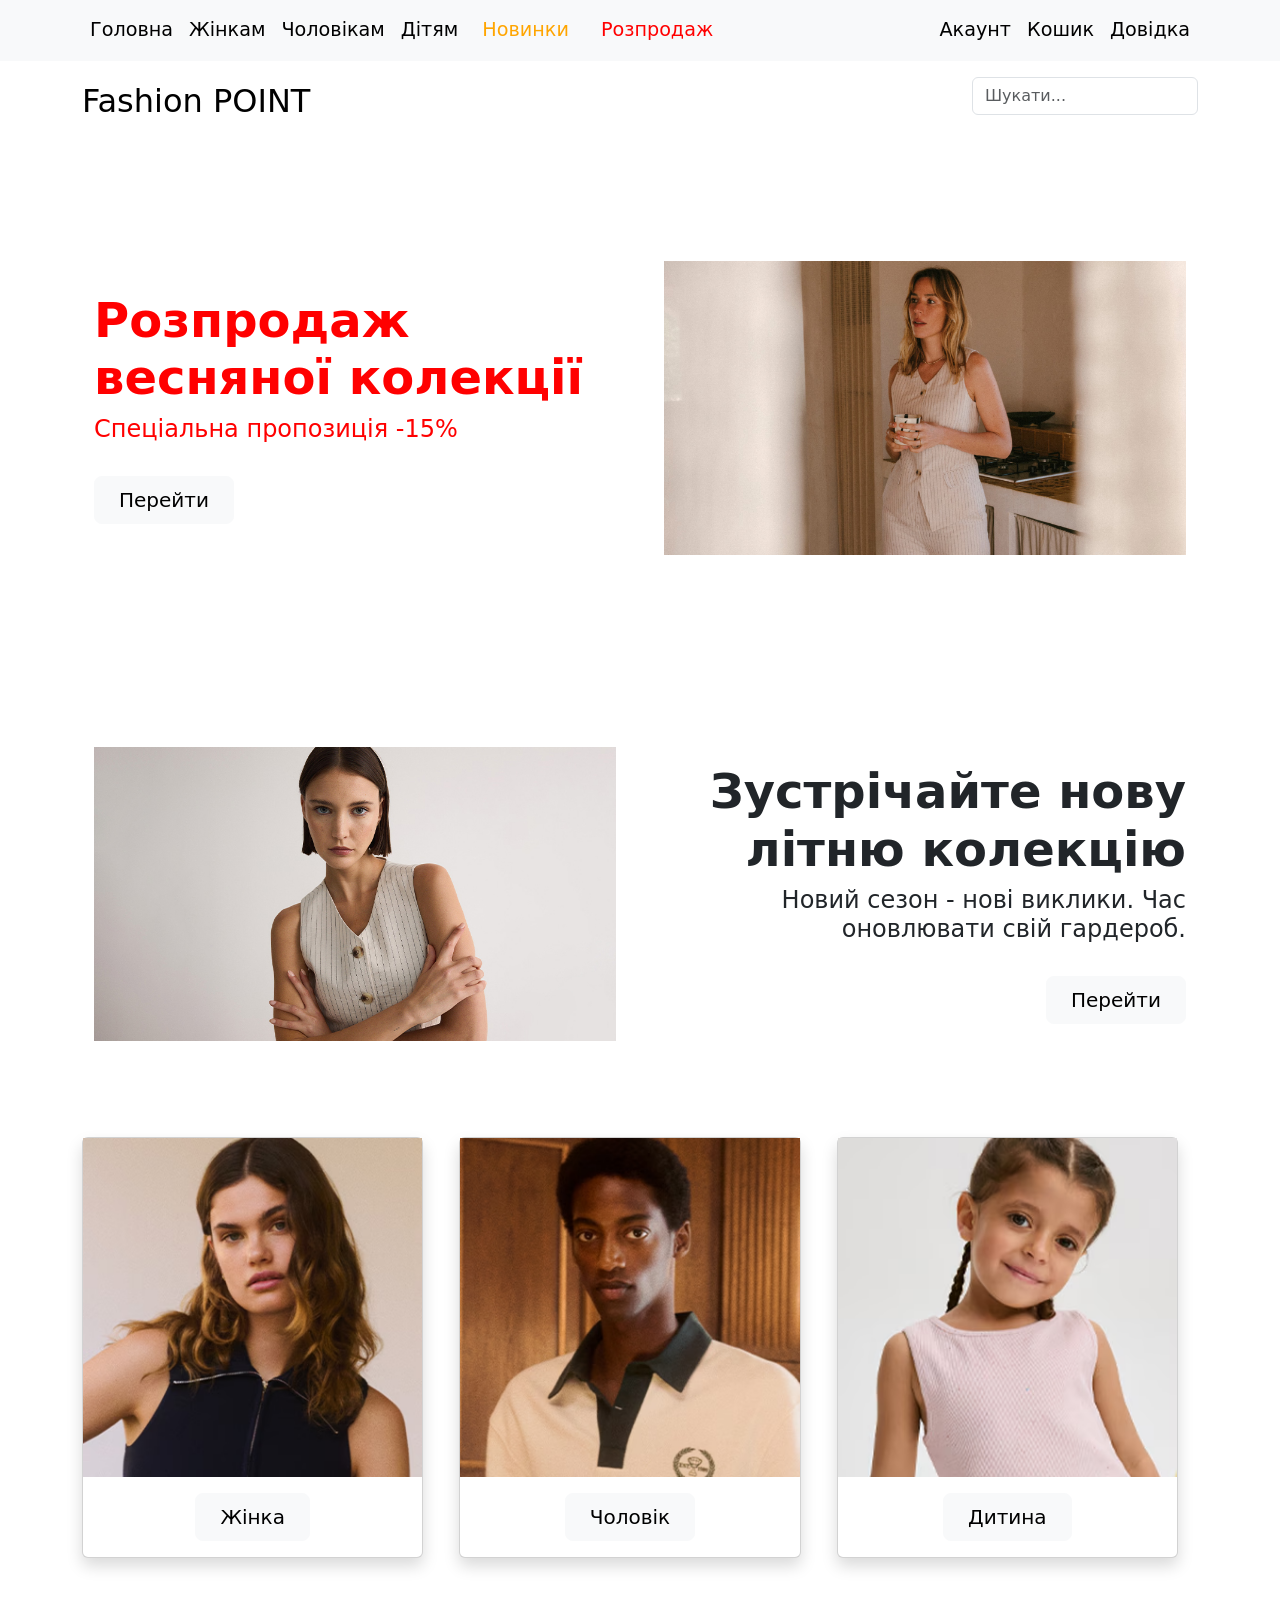
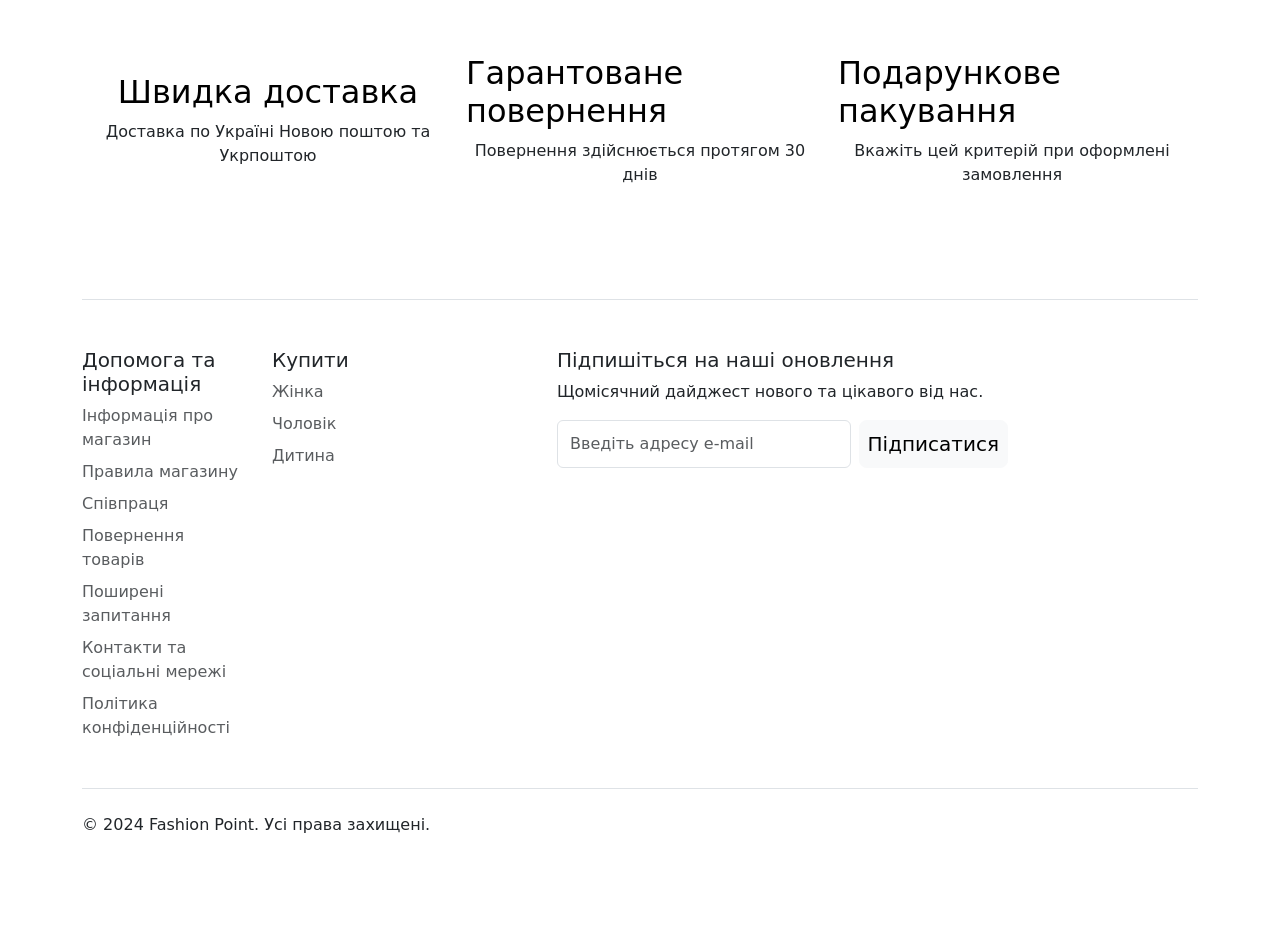
<file: index.html>
<!DOCTYPE html>
<html lang="en">

<head>
  <meta charset="UTF-8">
  <meta name="viewport" content="width=device-width, initial-scale=1.0">
  <title>Fashion Point</title>
  <link rel="stylesheet" href="style.css">
  <link href="https://cdn.jsdelivr.net/npm/bootstrap@5.3.3/dist/css/bootstrap.min.css" rel="stylesheet" integrity="sha384-QWTKZyjpPEjISv5WaRU9OFeRpok6YctnYmDr5pNlyT2bRjXh0JMhjY6hW+ALEwIH" crossorigin="anonymous">
</head>

<body>

    <!-- Header -->
     <nav class="py-2 bg-body-tertiary">
        <div class="container d-flex flex-wrap">
          <ul class="nav me-auto">
            <li class="nav-item"><a href="./index.html" class="nav-link link-body-emphasis px-2 active" aria-current="page">Головна</a></li>
            <li class="nav-item"><a href="./woman.html" class="nav-link link-body-emphasis px-2">Жінкам</a></li>
            <li class="nav-item"><a href="man.html" class="nav-link link-body-emphasis px-2">Чоловікам</a></li>
            <li id="nav-item"><a href="kids.html" class="nav-link link-body-emphasis px-2">Дітям</a></li>
            <li class="nav-item"><a href="novelties.html" class="nav-link link-body" style="color: orange;">Новинки</a></li>
            <li class="nav-item"><a href="sales.html" class="nav-link link-body" style="color: red;">Розпродаж</a></li>
          </ul>
          <ul class="nav">
            <li class="nav-item"><a href="acount.html" class="nav-link link-body-emphasis px-2">Акаунт</a></li>
            <li class="nav-item"><a href="basket.html" class="nav-link link-body-emphasis px-2">Кошик</a></li>
            <li class="nav-item"><a href="help.html" class="nav-link link-body-emphasis px-2">Довідка</a></li>
          </ul>
        </div>
    </nav>
 

    <header class="py-3 mb-4">
        <div class="container d-flex flex-wrap justify-content-center">
          <a href="home.html" class="d-flex align-items-center mb-3 mb-lg-0 me-lg-auto link-body-emphasis text-decoration-none">
            <span class="fs-2">Fashion POINT</span>
          </a>
          <form class="col-12 col-lg-auto mb-3 mb-lg-0" role="search">
            
            <input type="search" class="form-control" placeholder="Шукати..." aria-label="Search">
          </form>
        </div>
    </header>

    <!-- Banner1 -->
    <section id="banner1" class="background">
        <div class="container col-xxl-8 px-4 py-5">
            <div class="row flex-lg-row-reverse align-items-center g-5 py-5">
              <div class="col-10 col-sm-8 col-lg-6">
                <img src="./assets/images/61.png" class="d-block mx-lg-auto img-fluid" alt="Bootstrap Themes" loading="lazy">
              </div>
              <div class="col-lg-6">
                <h1 id="special-offer0" class="display-5 fw-bold">Розпродаж весняної колекції</h1>
                <h2 id="special-offer1" class="display-5">Спеціальна пропозиція -15%</h2>
                <div class="d-grid gap-2 d-md-flex justify-content-md-start">
                    <a href="sales.html" class="btn btn-lg btn-light px-4">Перейти</a>
                </div>
              </div>
            </div>
        </div>

    </section>

    <!-- Banner2 -->
    <section id="banner1" class="background">
        <div class="container col-xxl-8 px-4 py-5">
            <div class="row flex-lg-row-reverse align-items-center g-5 py-5">

              <div class="col-lg-6">
                <h1 id="special-offer2" class="display-5 fw-bold">Зустрічайте нову літню колекцію</h1>
                <h2 id="special-offer3" class="display-5">Новий сезон - нові виклики. Час оновлювати свій гардероб.</h2>
                <div class="d-grid gap-2 d-md-flex justify-content-md-end">
                    <a href="novelties.html" class="btn btn-lg btn-light px-4">Перейти</a>
                </div>
              </div>         

              <div class="col-10 col-sm-8 col-lg-6">
                <img src="./assets/images/62.png" class="d-block mx-lg-auto img-fluid" alt="Bootstrap Themes" loading="lazy">
              </div>
            </div>
        </div>

    </section>

    <!-- Cards -->
    <section id="cards">
        <div class="container">

            <div class="row row-cols-1 row-cols-sm-2 row-cols-md-3 g-3">
              
              <div class="col">
                <div class="card shadow">
                    <img src="./assets/images/63.png" alt="woman">
                  <div class="card-body">
                    <div class="d-flex justify-content-center align-items-center">
                        <div class="d-grid gap-2 d-md-flex justify-content-md-center">
                            <a href="woman.html" class="btn btn-lg btn-light px-4">Жінка</a>
                        </div>
                    </div>
                  </div>
                </div>
              </div>
      
              <div class="col">
                <div class="card shadow">
                    <img src="./assets/images/64.png" alt="man">
                  <div class="card-body">
                    <div class="d-flex justify-content-center align-items-center">
                        <div class="d-grid gap-2 d-md-flex justify-content-md-center">
                            <a href="man.html" class="btn btn-lg btn-light px-4">Чоловік</a>
                        </div>
                    </div>
                  </div>
                </div>
              </div>

              <div class="col">
                <div class="card shadow">
                    <img src="./assets/images/65.png" alt="kids">
                  <div class="card-body">
                    <div class="d-flex justify-content-center align-items-center">
                        <div class="d-grid gap-2 d-md-flex justify-content-md-center">
                            <a href="kids.html" class="btn btn-lg btn-light px-4">Дитина</a>
                        </div>
                    </div>
                  </div>
                </div>
              </div>
            </div>
        </div>

    </section>

    <section>
        <div class="container px-4 py-5" id="featured-3">
            <div class="row g-4 py-5 row-cols-1 row-cols-lg-3">
              <div class="feature col">
                <h3 class="fs-2 text-body-emphasis">Швидка доставка</h3>
                <p>Доставка по Україні Новою поштою та Укрпоштою</p>
              </div> 

              <div class="feature col">
                <h3 class="fs-2 text-body-emphasis">Гарантоване повернення</h3>
                <p>Повернення здійснюється протягом 30 днів </p>
              </div> 

              <div class="feature col">
                <h3 class="fs-2 text-body-emphasis">Подарункове пакування</h3>
                <p>Вкажіть цей критерій при оформлені замовлення</p>
              </div> 

            </div>
          </div>
    </section>

    <!-- Footer -->
    <section>
        <div class="container">
            <footer class="py-5 border-top">
              <div class="row">
                <div class="col-6 col-md-2 mb-3">
                  <h5>Допомога та інформація</h5>
                  <ul class="nav flex-column">
                    <li class="nav-item mb-2"><a href="help.html" class="nav-link p-0 text-body-secondary">Інформація про магазин</a></li>
                    <li class="nav-item mb-2"><a href="help.html" class="nav-link p-0 text-body-secondary">Правила магазину</a></li>
                    <li class="nav-item mb-2"><a href="help.html" class="nav-link p-0 text-body-secondary">Співпраця</a></li>
                    <li class="nav-item mb-2"><a href="help.html" class="nav-link p-0 text-body-secondary">Повернення товарів</a></li>
                    <li class="nav-item mb-2"><a href="help.html" class="nav-link p-0 text-body-secondary">Поширені запитання</a></li>
                    <li class="nav-item mb-2"><a href="help.html" class="nav-link p-0 text-body-secondary">Контакти та соціальні мережі </a></li>
                    <li class="nav-item mb-2"><a href="help.html" class="nav-link p-0 text-body-secondary">Політика конфіденційності</a></li>
                  </ul>
                </div>
          
                <div class="col-6 col-md-2 mb-3">
                  <h5>Купити</h5>
                  <ul class="nav flex-column">
                    <li class="nav-item mb-2"><a href="woman.html" class="nav-link p-0 text-body-secondary">Жінка</a></li>
                    <li class="nav-item mb-2"><a href="man.html" class="nav-link p-0 text-body-secondary">Чоловік</a></li>
                    <li class="nav-item mb-2"><a href="kids.html" class="nav-link p-0 text-body-secondary">Дитина</a></li>
                  </ul>
                </div>
          
                <div class="col-md-5 offset-md-1 mb-3">
                  <form>
                    <h5>Підпишіться на наші оновлення</h5>
                    <p>Щомісячний дайджест нового та цікавого від нас.</p>
                    <div class="d-flex flex-column flex-sm-row w-100 gap-2">
                      <label for="newsletter1" class="visually-hidden">Введіть адресу e-mail</label>
                      <input id="newsletter1" type="text" class="form-control" placeholder="Введіть адресу e-mail">
                      <button class="btn btn-lg btn-light px-2" type="button">Підписатися</button>
                    </div>
                  </form>
                </div>
              </div>
          
              <div class="d-flex flex-column flex-sm-row justify-content-between py-4 my-4 border-top">
                <p>© 2024 Fashion Point. Усі права захищені.</p>
                <ul class="list-unstyled d-flex">
                  <li class="ms-3"><a class="link-body-emphasis" href="#"><svg class="bi" width="24" height="24"><use xlink:href="#twitter"></use></svg></a></li>
                  <li class="ms-3"><a class="link-body-emphasis" href="#"><svg class="bi" width="24" height="24"><use xlink:href="#instagram"></use></svg></a></li>
                  <li class="ms-3"><a class="link-body-emphasis" href="#"><svg class="bi" width="24" height="24"><use xlink:href="#facebook"></use></svg></a></li>
                </ul>
              </div>
            </footer>
          </div>
    </section>


  <script src="https://cdn.jsdelivr.net/npm/bootstrap@5.3.3/dist/js/bootstrap.bundle.min.js" integrity="sha384-YvpcrYf0tY3lHB60NNkmXc5s9fDVZLESaAA55NDzOxhy9GkcIdslK1eN7N6jIeHz" crossorigin="anonymous"></script>
</body>

</html>
</file>
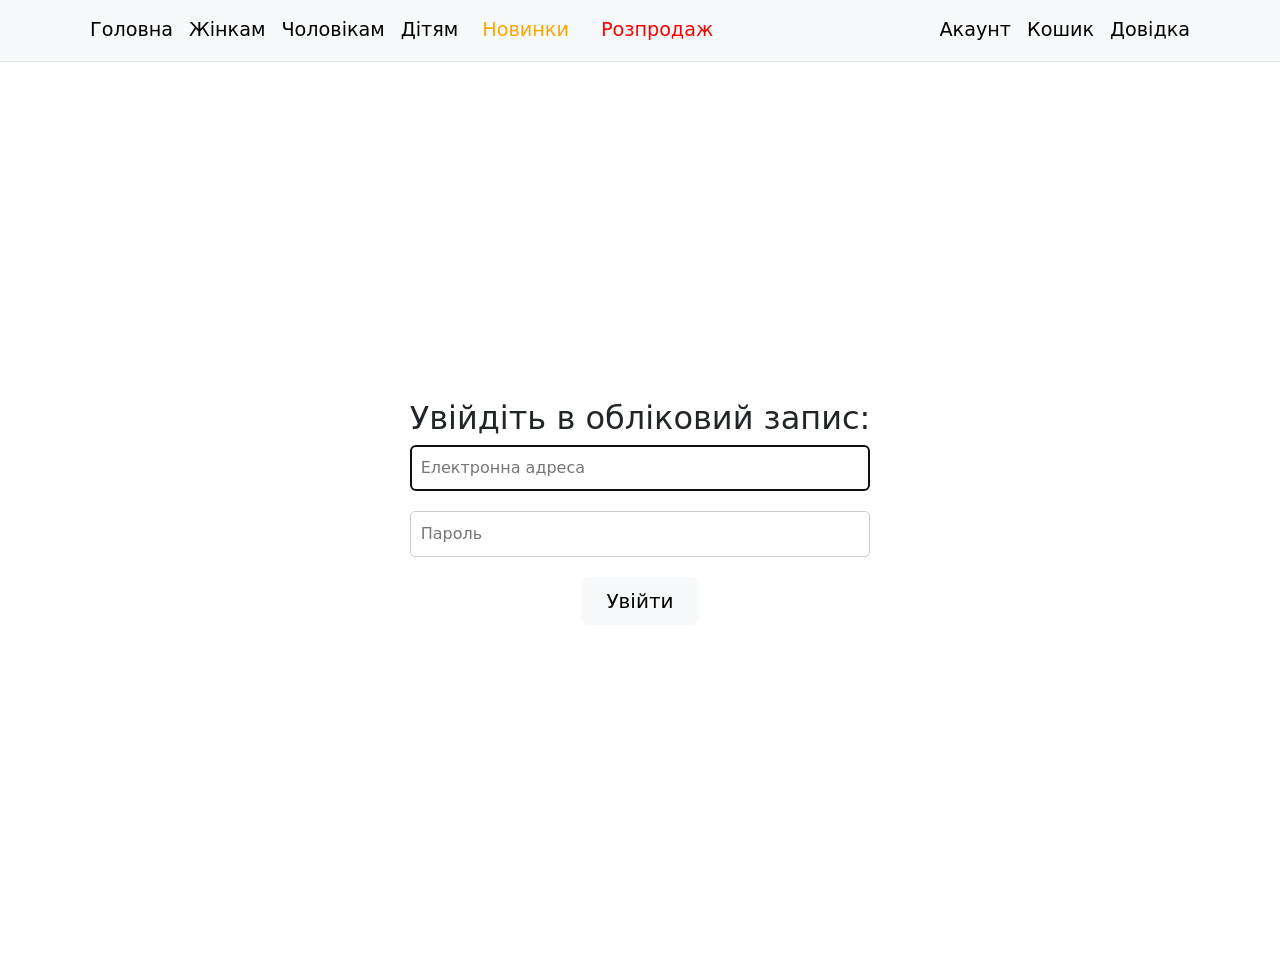
<file: acount.html>
<!DOCTYPE html>
<html lang="en">

<head>
  <meta charset="UTF-8">
  <meta name="viewport" content="width=device-width, initial-scale=1.0">
  <title>Fashion Point</title>
  <link rel="stylesheet" href="style.css">
  <link href="https://cdn.jsdelivr.net/npm/bootstrap@5.3.3/dist/css/bootstrap.min.css" rel="stylesheet" integrity="sha384-QWTKZyjpPEjISv5WaRU9OFeRpok6YctnYmDr5pNlyT2bRjXh0JMhjY6hW+ALEwIH" crossorigin="anonymous">
</head>

<body>
    <!-- Header -->
    <nav class="py-2 bg-body-tertiary border-bottom">
        <div class="container d-flex flex-wrap">
          <ul class="nav me-auto">
            <li class="nav-item"><a href="index.html" class="nav-link link-body-emphasis px-2 active" aria-current="page">Головна</a></li>
            <li class="nav-item"><a href="woman.html" class="nav-link link-body-emphasis px-2">Жінкам</a></li>
            <li class="nav-item"><a href="man.html" class="nav-link link-body-emphasis px-2">Чоловікам</a></li>
            <li id="nav-item"><a href="kids.html" class="nav-link link-body-emphasis px-2">Дітям</a></li>
            <li class="nav-item"><a href="novelties.html" class="nav-link link-body" style="color: orange;">Новинки</a></li>
            <li class="nav-item"><a href="sales.html" class="nav-link link-body" style="color: red;">Розпродаж</a></li>
          </ul>
          <ul class="nav">
            <li class="nav-item"><a href="acount.html" class="nav-link link-body-emphasis px-2">Акаунт</a></li>
            <li class="nav-item"><a href="basket.html" class="nav-link link-body-emphasis px-2">Кошик</a></li>
            <li class="nav-item"><a href="help.html" class="nav-link link-body-emphasis px-2">Довідка</a></li>
          </ul>
        </div>
    </nav>
    
    <div class="sc-hjWSTT dTrAqX" style="display: flex; justify-content: center; align-items: center; height: 100vh; margin: 0;">
        <div class="sc-dUrmIn jDuHXS">
            <h2 class="sc-httYss jVkHHv">Увійдіть в обліковий запис:</h2>
            <form id="login-form" method="POST" action="#" novalidate="" data-gf="true">
                <div data-name="login[username]" data-active="false" data-type="email" class="text-field__TextWrapper-sc-1vll61a-3 jsKRku">
                    <div class="invalid">
                        <input id="login-username" type="email" name="login[username]" placeholder="Електронна адреса" data-selen="login-email" value="" autofocus="">
                    </div>
                </div>
                <div data-name="login[password]" data-active="false" data-type="password" class="text-field__TextWrapper-sc-1vll61a-3 jsKRku">
                    <div class="invalid">
                        <input id="login-password" type="password" name="login[password]" placeholder="Пароль" data-selen="login-password" value="">
                    </div>
                </div>
                <button type="submit" data-selen="login-submit" class="btn btn-lg btn-light px-4 primary__PrimaryButtonComponent-sc-1pct4vx-0 lDZMH" style="text-align: center;">Увійти</button>
            </form>
            
            <div id="order-message" class="alert-success mt-3" style="display: none;">
                <button type="button" class="btn btn-lg btn-light px-4 primary__PrimaryButtonComponent-sc-1pct4vx-0 lDZMH" data-bs-toggle="modal" data-bs-target="#orderModal">Оформити замовлення</button>
                <div class="modal fade" id="orderModal" tabindex="-1" aria-labelledby="orderModalLabel" aria-hidden="true">
                    <div class="modal-dialog">
                        <div class="modal-content">
                            <div class="modal-header">
                                <h5 class="modal-title" id="orderModalLabel">Оформлення замовлення</h5>
                                <button type="button" class="btn-close" data-bs-dismiss="modal" aria-label="Close"></button>
                            </div>
                            <div class="modal-body">
                                <form id="order-form">
                                    <div class="mb-3">
                                        <label for="firstName" class="form-label">Ім'я</label>
                                        <input type="text" class="form-control" id="firstName" required>
                                    </div>
                                    <div class="mb-3">
                                        <label for="lastName" class="form-label">Прізвище</label>
                                        <input type="text" class="form-control" id="lastName" required>
                                    </div>
                                    <div class="mb-3">
                                        <label for="phone" class="form-label">Номер телефону</label>
                                        <input type="tel" class="form-control" id="phone" required>
                                    </div>
                                    <div class="mb-3">
                                        <label for="email" class="form-label">Email</label>
                                        <input type="email" class="form-control" id="email" required>
                                    </div>
                                    <div class="mb-3">
                                        <label for="delivery" class="form-label">Служба доставки</label>
                                        <select class="form-select" id="delivery" required>
                                        <option value="Нова пошта">Нова пошта</option>
                                        <option value="Укрпошта">Укрпошта</option>
                                        </select>
                                    </div>
                                    <div class="mb-3">
                                        <label for="address" class="form-label">Адреса доставки</label>
                                        <input type="text" class="form-control" id="address" required>
                                    </div>
                                    <div class="mb-3">
                                        <label for="payment" class="form-label">Спосіб оплати</label>
                                        <select class="form-select" id="payment" required>
                                        <option value="Банківська карта">Банківська карта</option>
                                        <option value="Apple Pay">Apple Pay</option>
                                        <option value="PayPal">PayPal</option>
                                        <option value="Google Pay">Google Pay</option>
                                        </select>
                                    </div>
                                        <button type="submit" class="btn btn-primary" onclick="openOrderModal()">Оформити замовлення</button>
                                </form>
                            </div>
                        </div>
                    </div>
                </div>
            </div>
            
            <div id="error-message" class="alert alert-danger mt-3" style="display: none;">
                Неправильна електронна пошта або пароль. Спробуйте ще раз.
            </div>
        </div>
    </div>

    
    <script>
        document.addEventListener('DOMContentLoaded', () => {
            const loginForm = document.getElementById('login-form');
            const orderMessage = document.getElementById('order-message');
            const errorMessage = document.getElementById('error-message');

            loginForm.addEventListener('submit', (event) => {
                event.preventDefault();
                const email = document.getElementById('login-username').value;
                const password = document.getElementById('login-password').value;

                if (email === 'solomiia' && password === '12345') {
                    errorMessage.style.display = 'none';
                    orderMessage.style.display = 'block';
                } else {
                    orderMessage.style.display = 'none';
                    errorMessage.style.display = 'block';
                }
            });
        });
    </script>

<script src="https://cdn.jsdelivr.net/npm/bootstrap@5.3.3/dist/js/bootstrap.bundle.min.js" integrity="sha384-YvpcrYf0tY3lHB60NNkmXc5s9fDVZLESaAA55NDzOxhy9GkcIdslK1eN7N6jIeHz" crossorigin="anonymous"></script>
</body>
</html>
</file>
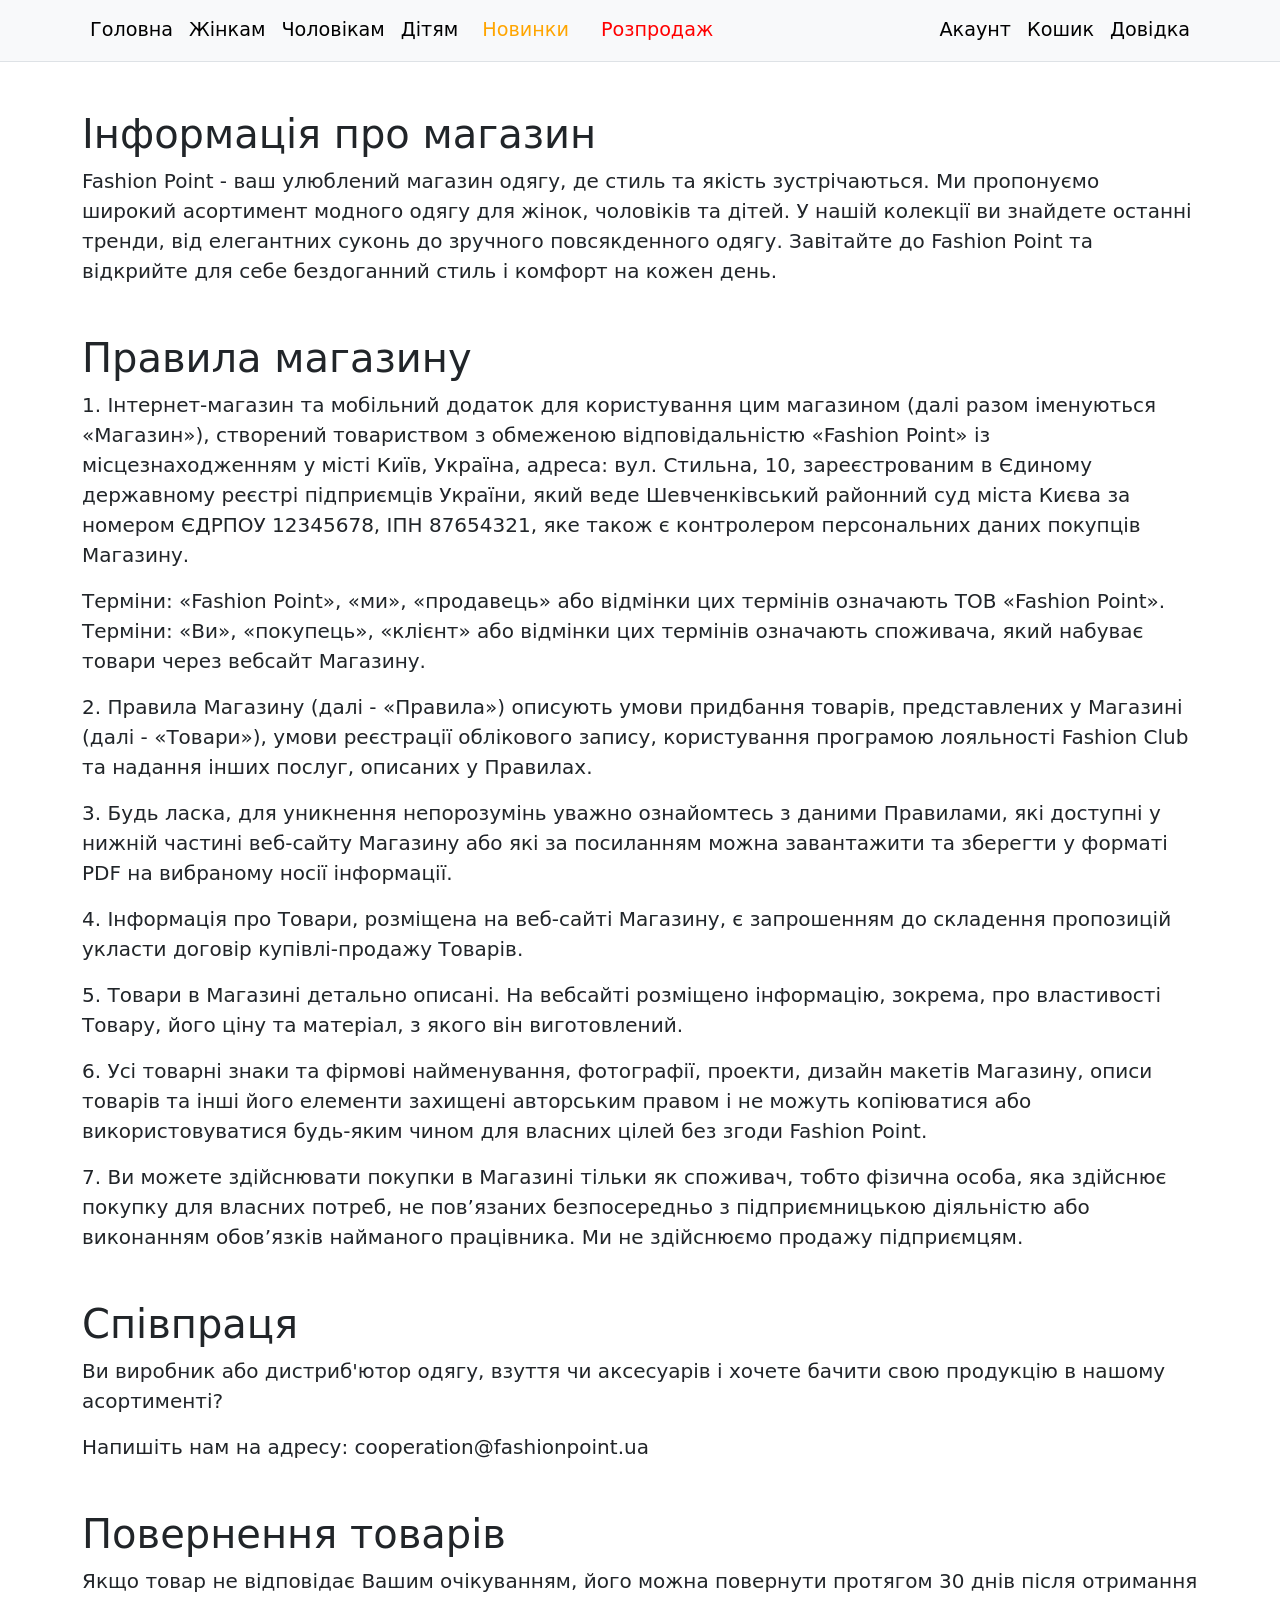
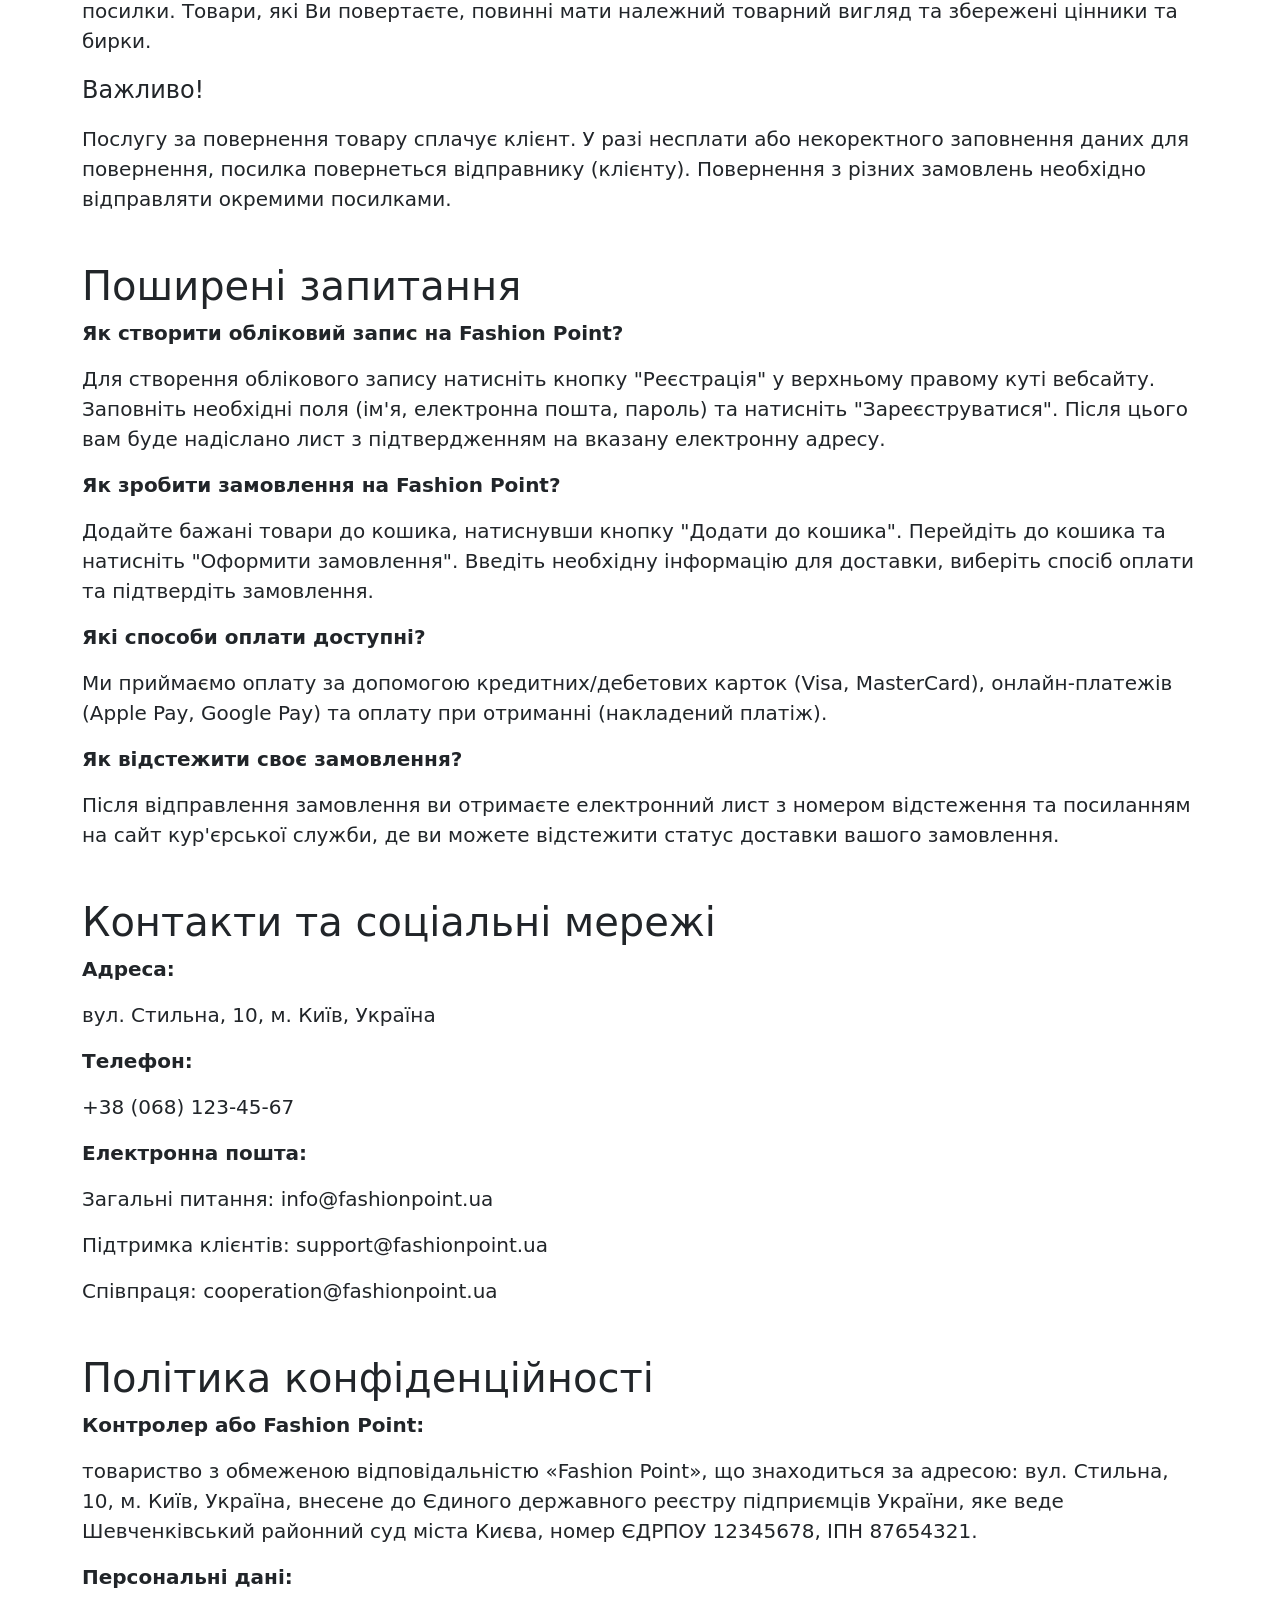
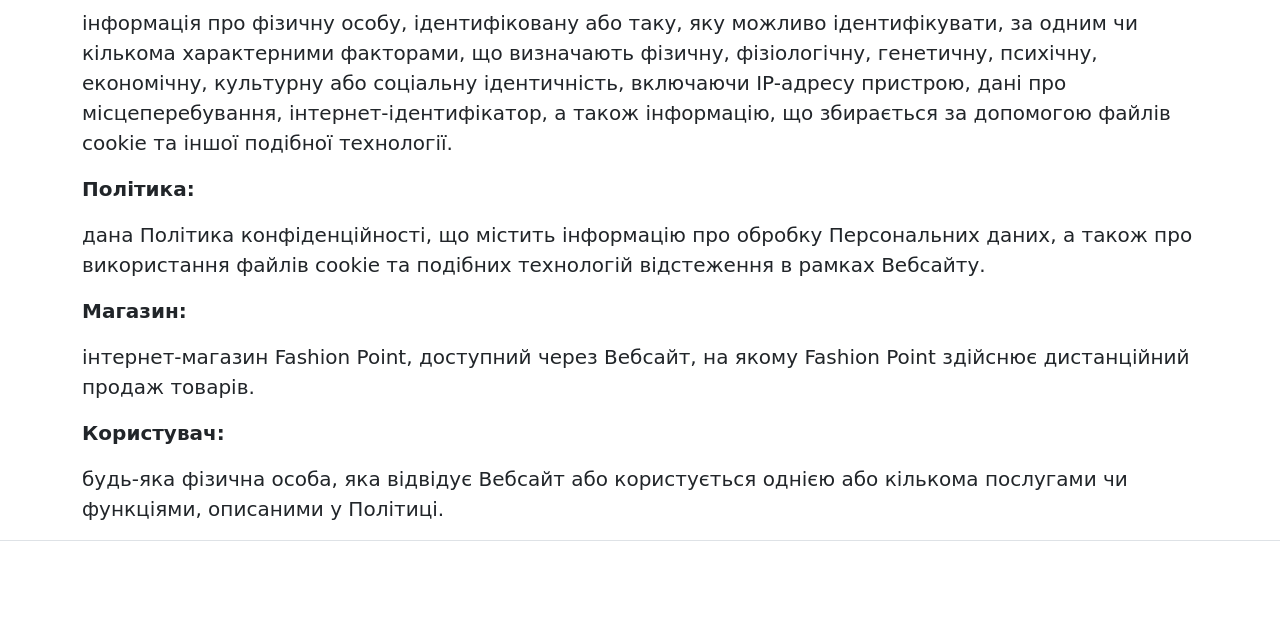
<file: help.html>
<!DOCTYPE html>
<html lang="en">

<head>
  <meta charset="UTF-8">
  <meta name="viewport" content="width=device-width, initial-scale=1.0">
  <title>Fashion Point</title>
  <link rel="stylesheet" href="style.css">
  <link href="https://cdn.jsdelivr.net/npm/bootstrap@5.3.3/dist/css/bootstrap.min.css" rel="stylesheet" integrity="sha384-QWTKZyjpPEjISv5WaRU9OFeRpok6YctnYmDr5pNlyT2bRjXh0JMhjY6hW+ALEwIH" crossorigin="anonymous">
</head>

<body>
    <!-- Header -->
    <nav class="py-2 bg-body-tertiary border-bottom">
        <div class="container d-flex flex-wrap">
          <ul class="nav me-auto">
            <li class="nav-item"><a href="index.html" class="nav-link link-body-emphasis px-2 active" aria-current="page">Головна</a></li>
            <li class="nav-item"><a href="woman.html" class="nav-link link-body-emphasis px-2">Жінкам</a></li>
            <li class="nav-item"><a href="man.html" class="nav-link link-body-emphasis px-2">Чоловікам</a></li>
            <li id="nav-item"><a href="kids.html" class="nav-link link-body-emphasis px-2">Дітям</a></li>
            <li class="nav-item"><a href="novelties.html" class="nav-link link-body" style="color: orange;">Новинки</a></li>
            <li class="nav-item"><a href="sales.html" class="nav-link link-body" style="color: red;">Розпродаж</a></li>
          </ul>
          <ul class="nav">
            <li class="nav-item"><a href="acount.html" class="nav-link link-body-emphasis px-2">Акаунт</a></li>
            <li class="nav-item"><a href="basket.html" class="nav-link link-body-emphasis px-2">Кошик</a></li>
            <li class="nav-item"><a href="help.html" class="nav-link link-body-emphasis px-2">Довідка</a></li>
          </ul>
        </div>
    </nav>

    <!-- Main Block -->
    <section>
        <div class="container">
            <h1 class="mt-5">Інформація про магазин</h1>
            <p class="lead" style="text-align: start;">Fashion Point - ваш улюблений магазин одягу, де стиль та якість зустрічаються. Ми пропонуємо широкий асортимент модного одягу для жінок, чоловіків та дітей. У нашій колекції ви знайдете останні тренди, від елегантних суконь до зручного повсякденного одягу. Завітайте до Fashion Point та відкрийте для себе бездоганний стиль і комфорт на кожен день.</p>
        </div>
        <div class="container">
            <h1 class="mt-5">Правила магазину</h1>
            <p class="lead" style="text-align: start;">1. Інтернет-магазин та мобільний додаток для користування цим магазином (далі разом іменуються «Магазин»), створений товариством з обмеженою відповідальністю «Fashion Point» із місцезнаходженням у місті Київ, Україна, адреса: вул. Стильна, 10, зареєстрованим в Єдиному державному реєстрі підприємців України, який веде Шевченківський районний суд міста Києва за номером ЄДРПОУ 12345678, ІПН 87654321, яке також є контролером персональних даних покупців Магазину.</p>
            <p class="lead" style="text-align: start;">Терміни: «Fashion Point», «ми», «продавець» або відмінки цих термінів означають ТОВ «Fashion Point». Терміни: «Ви», «покупець», «клієнт» або відмінки цих термінів означають споживача, який набуває товари через вебсайт Магазину.</p>
            <p class="lead" style="text-align: start;">2. Правила Магазину (далі - «Правила») описують умови придбання товарів, представлених у Магазині (далі - «Товари»), умови реєстрації облікового запису, користування програмою лояльності Fashion Club та надання інших послуг, описаних у Правилах.</p>
            <p class="lead" style="text-align: start;">3. Будь ласка, для уникнення непорозумінь уважно ознайомтесь з даними Правилами, які доступні у нижній частині веб-сайту Магазину або які за посиланням можна завантажити та зберегти у форматі PDF на вибраному носії інформації.</p>
            <p class="lead" style="text-align: start;">4. Інформація про Товари, розміщена на веб-сайті Магазину, є запрошенням до складення пропозицій укласти договір купівлі-продажу Товарів.</p>
            <p class="lead" style="text-align: start;">5. Товари в Магазині детально описані. На вебсайті розміщено інформацію, зокрема, про властивості Товару, його ціну та матеріал, з якого він виготовлений.</p>
            <p class="lead" style="text-align: start;">6. Усі товарні знаки та фірмові найменування, фотографії, проекти, дизайн макетів Магазину, описи товарів та інші його елементи захищені авторським правом і не можуть копіюватися або використовуватися будь-яким чином для власних цілей без згоди Fashion Point.</p>
            <p class="lead" style="text-align: start;">7. Ви можете здійснювати покупки в Магазині тільки як споживач, тобто фізична особа, яка здійснює покупку для власних потреб, не пов’язаних безпосередньо з підприємницькою діяльністю або виконанням обов’язків найманого працівника. Ми не здійснюємо продажу підприємцям.</p>
        </div>
        <div class="container">
            <h1 class="mt-5">Співпраця</h1>
            <p class="lead" style="text-align: start;">Ви виробник або дистриб'ютор одягу, взуття чи аксесуарів і хочете бачити свою продукцію в нашому асортименті?</p>
            <p class="lead" style="text-align: start;">Напишіть нам на адресу: cooperation@fashionpoint.ua</p>
        </div>
        <div class="container">
            <h1 class="mt-5">Повернення товарів</h1>
            <p class="lead" style="text-align: start;">Якщо товар не відповідає Вашим очікуванням, його можна повернути протягом 30 днів після отримання посилки. Товари, які Ви повертаєте, повинні мати належний товарний вигляд та збережені цінники та бирки.</p>
            <p class="lead" style="text-align: start; font-size: x-large;">Важливо!</p>
            <p class="lead" style="text-align: start;">Послугу за повернення товару сплачує клієнт. У разі несплати або некоректного заповнення даних для повернення, посилка повернеться відправнику (клієнту). Повернення з різних замовлень необхідно відправляти окремими посилками.</p>
        </div>
        <div class="container">
            <h1 class="mt-5">Поширені запитання</h1>
            <p class="lead" style="text-align: start; font-weight: bold;">Як створити обліковий запис на Fashion Point?</p>
            <p class="lead" style="text-align: start;">Для створення облікового запису натисніть кнопку "Реєстрація" у верхньому правому куті вебсайту. Заповніть необхідні поля (ім'я, електронна пошта, пароль) та натисніть "Зареєструватися". Після цього вам буде надіслано лист з підтвердженням на вказану електронну адресу.</p>
            <p class="lead" style="text-align: start; font-weight: bold;">Як зробити замовлення на Fashion Point?</p>
            <p class="lead" style="text-align: start;">Додайте бажані товари до кошика, натиснувши кнопку "Додати до кошика". Перейдіть до кошика та натисніть "Оформити замовлення". Введіть необхідну інформацію для доставки, виберіть спосіб оплати та підтвердіть замовлення.</p>
            <p class="lead" style="text-align: start; font-weight: bold;">Які способи оплати доступні?</p>
            <p class="lead" style="text-align: start;">Ми приймаємо оплату за допомогою кредитних/дебетових карток (Visa, MasterCard), онлайн-платежів (Apple Pay, Google Pay) та оплату при отриманні (накладений платіж).</p>
            <p class="lead" style="text-align: start; font-weight: bold;">Як відстежити своє замовлення?</p>
            <p class="lead" style="text-align: start;">Після відправлення замовлення ви отримаєте електронний лист з номером відстеження та посиланням на сайт кур'єрської служби, де ви можете відстежити статус доставки вашого замовлення.</p>
        </div>
        <div class="container">
            <h1 class="mt-5">Контакти та соціальні мережі</h1>
            <p class="lead" style="text-align: start; font-weight: bold;">Адреса:</p>
            <p class="lead" style="text-align: start;">вул. Стильна, 10, м. Київ, Україна</p>
            <p class="lead" style="text-align: start;font-weight: bold;">Телефон:</p>
            <p class="lead" style="text-align: start;">+38 (068) 123-45-67</p>
            <p class="lead" style="text-align: start;font-weight: bold;">Електронна пошта:</p>
            <p class="lead" style="text-align: start;">Загальні питання: info@fashionpoint.ua</p>
            <p class="lead" style="text-align: start;">Підтримка клієнтів: support@fashionpoint.ua</p>
            <p class="lead" style="text-align: start;">Співпраця: cooperation@fashionpoint.ua
            </p>
        </div>
        <div class="container">
            <h1 class="mt-5">Політика конфіденційності</h1>
            <p class="lead" style="text-align: start; font-weight: bold;">Контролер або Fashion Point:</p>
            <p class="lead" style="text-align: start;">товариство з обмеженою відповідальністю «Fashion Point», що знаходиться за адресою: вул. Стильна, 10, м. Київ, Україна, внесене до Єдиного державного реєстру підприємців України, яке веде Шевченківський районний суд міста Києва, номер ЄДРПОУ 12345678, ІПН 87654321.</p>
            <p class="lead" style="text-align: start; font-weight: bold;">Персональні дані: </p>
            <p class="lead" style="text-align: start;">інформація про фізичну особу, ідентифіковану або таку, яку можливо ідентифікувати, за одним чи кількома характерними факторами, що визначають фізичну, фізіологічну, генетичну, психічну, економічну, культурну або соціальну ідентичність, включаючи IP-адресу пристрою, дані про місцеперебування, інтернет-ідентифікатор, а також інформацію, що збирається за допомогою файлів cookie та іншої подібної технології.</p>
            <p class="lead" style="text-align: start;font-weight: bold;">Політика:</p>
            <p class="lead" style="text-align: start;">дана Політика конфіденційності, що містить інформацію про обробку Персональних даних, а також про використання файлів cookie та подібних технологій відстеження в рамках Вебсайту.</p>
            <p class="lead" style="text-align: start;font-weight: bold;">Магазин:</p>
            <p class="lead" style="text-align: start;">інтернет-магазин Fashion Point, доступний через Вебсайт, на якому Fashion Point здійснює дистанційний продаж товарів.</p>
            <p class="lead" style="text-align: start;font-weight: bold;">Користувач:</p>
            <p class="lead" style="text-align: start;">будь-яка фізична особа, яка відвідує Вебсайт або користується однією або кількома послугами чи функціями, описаними у Політиці.</p>
        </div>

        <!-- Footer -->
        <footer class="py-5 border-top">
        <footer>
    </section>
</body>
</html>
</file>
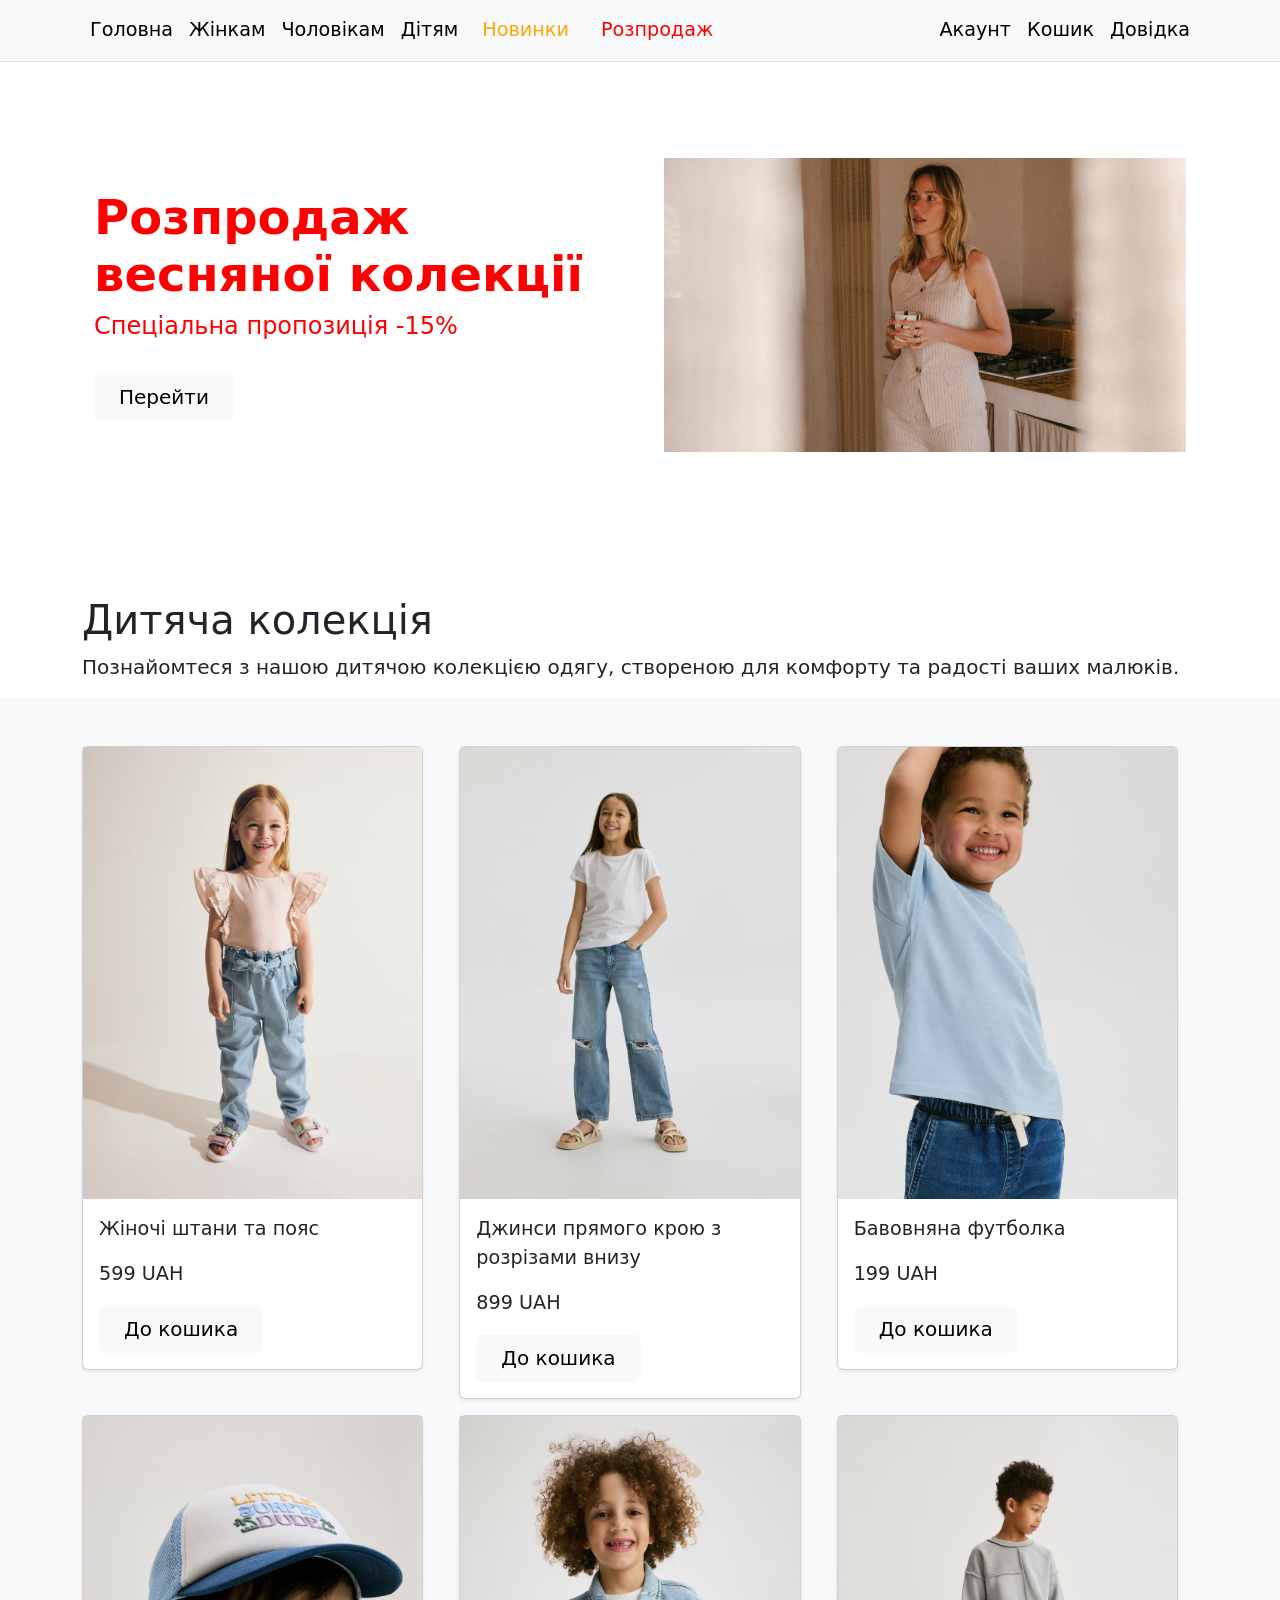
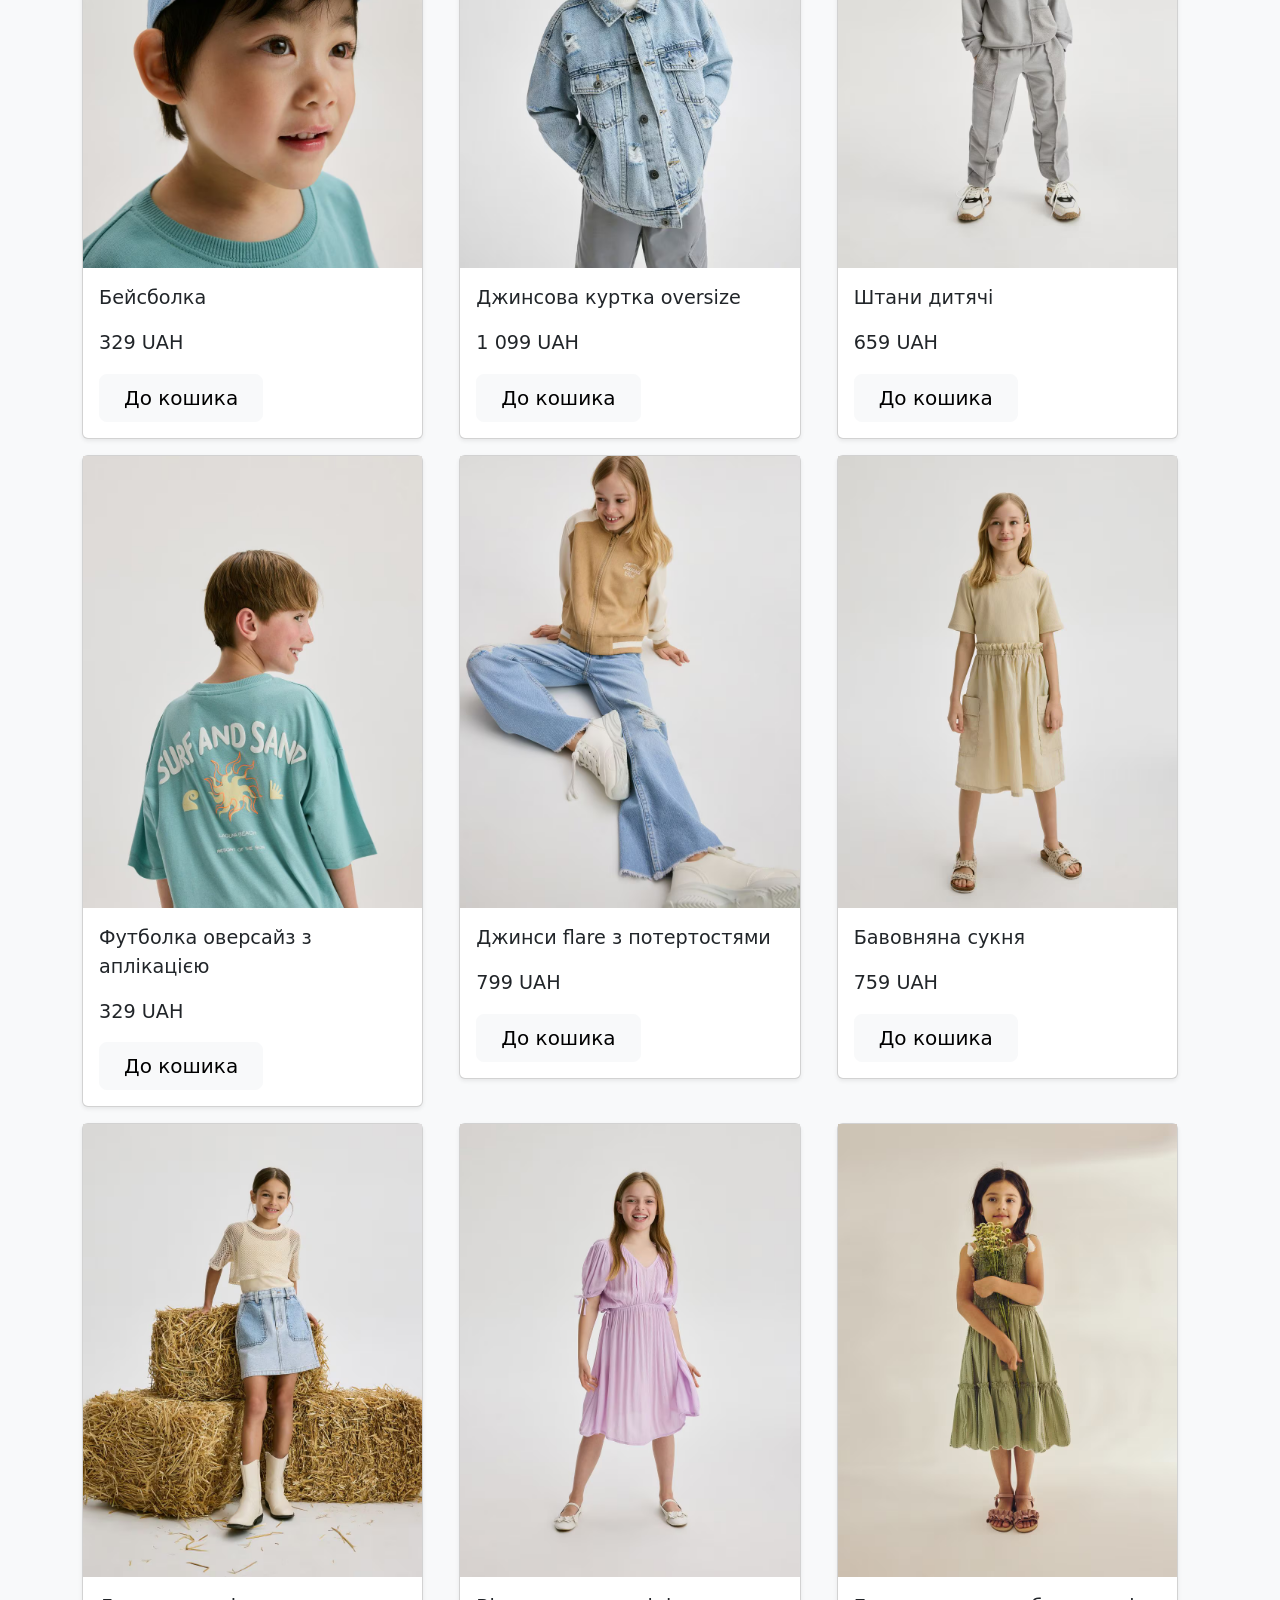
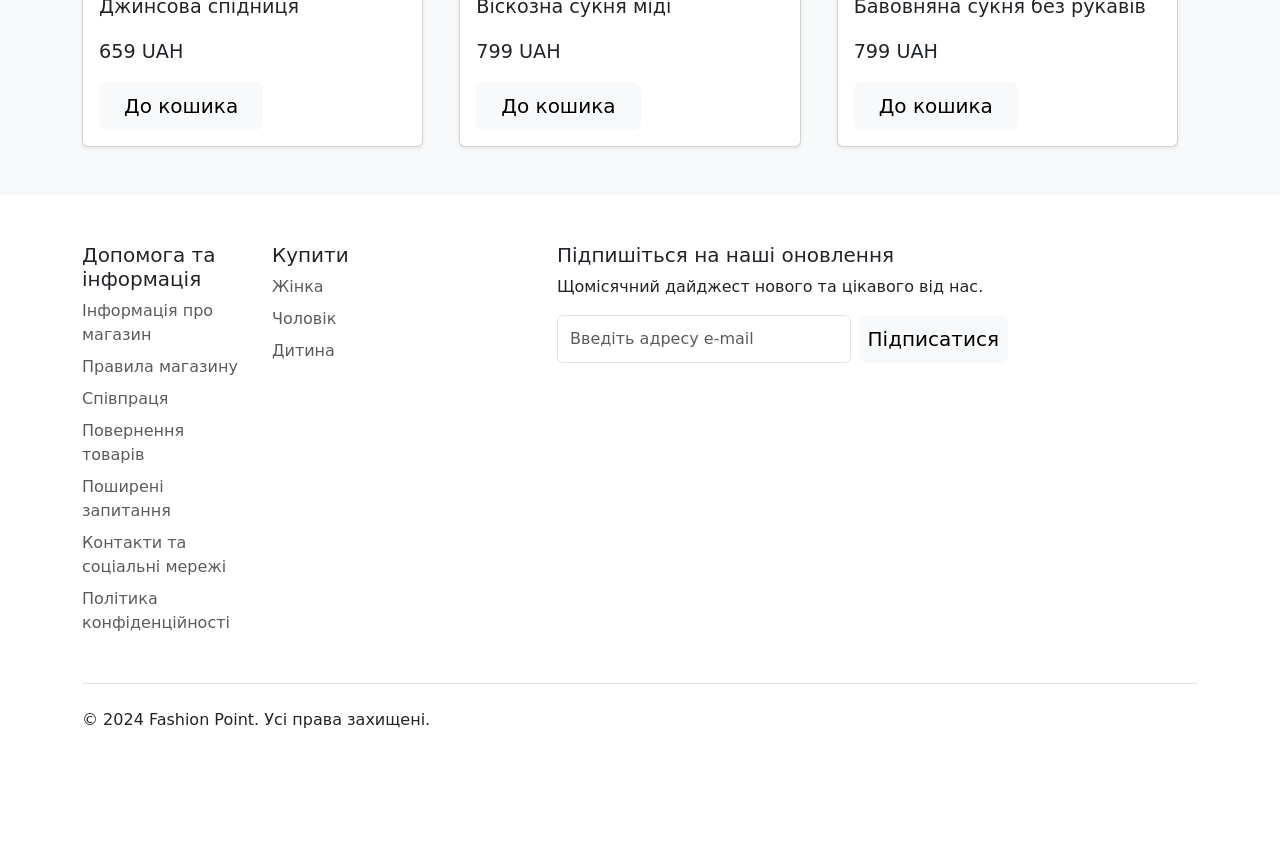
<file: kids.html>
<!DOCTYPE html>
<html lang="en">

<head>
  <meta charset="UTF-8">
  <meta name="viewport" content="width=device-width, initial-scale=1.0">
  <title>Fashion Point</title>
  <link rel="stylesheet" href="style.css">
  <link href="https://cdn.jsdelivr.net/npm/bootstrap@5.3.3/dist/css/bootstrap.min.css" rel="stylesheet" integrity="sha384-QWTKZyjpPEjISv5WaRU9OFeRpok6YctnYmDr5pNlyT2bRjXh0JMhjY6hW+ALEwIH" crossorigin="anonymous">
</head>

<body>
    <!-- Header -->
    <nav class="py-2 bg-body-tertiary border-bottom">
        <div class="container d-flex flex-wrap">
          <ul class="nav me-auto">
            <li class="nav-item"><a href="index.html" class="nav-link link-body-emphasis px-2 active" aria-current="page">Головна</a></li>
            <li class="nav-item"><a href="woman.html" class="nav-link link-body-emphasis px-2">Жінкам</a></li>
            <li class="nav-item"><a href="man.html" class="nav-link link-body-emphasis px-2">Чоловікам</a></li>
            <li id="nav-item"><a href="kids.html" class="nav-link link-body-emphasis px-2">Дітям</a></li>
            <li class="nav-item"><a href="novelties.html" class="nav-link link-body" style="color: orange;">Новинки</a></li>
            <li class="nav-item"><a href="sales.html" class="nav-link link-body" style="color: red;">Розпродаж</a></li>
          </ul>
          <ul class="nav">
            <li class="nav-item"><a href="acount.html" class="nav-link link-body-emphasis px-2">Акаунт</a></li>
            <li class="nav-item"><a href="basket.html" class="nav-link link-body-emphasis px-2">Кошик</a></li>
            <li class="nav-item"><a href="help.html" class="nav-link link-body-emphasis px-2">Довідка</a></li>
          </ul>
        </div>
    </nav>

    <!-- Banner-->
    <section id="banner1" class="background">
      <div class="container col-xxl-8 px-4 py-5">
          <div class="row flex-lg-row-reverse align-items-center g-5 py-5">
            <div class="col-10 col-sm-8 col-lg-6">
              <img src="./assets/images/61.png" class="d-block mx-lg-auto img-fluid" alt="Bootstrap Themes" loading="lazy">
            </div>
            <div class="col-lg-6">
              <h1 id="special-offer0" class="display-5 fw-bold">Розпродаж весняної колекції</h1>
              <h2 id="special-offer1" class="display-5">Спеціальна пропозиція -15%</h2>
              <div class="d-grid gap-2 d-md-flex justify-content-md-start">
                  <a href="sales.html" class="btn btn-lg btn-light px-4">Перейти</a>
              </div>
            </div>
          </div>
      </div>

  </section>

    <!-- Cards -->
    <section id="cards">
        <div class="container">
            <h1 class="mt-5">Дитяча колекція</h1>
            <p class="lead">Познайомтеся з нашою дитячою колекцією одягу, створеною для комфорту та радості ваших малюків.</p>
        </div>
        <div class="album py-5 bg-body-tertiary">
            <div class="container">
        
              <div class="row row-cols-1 row-cols-sm-2 row-cols-md-3 g-3">

                <div class="col">
                  <div class="card shadow-sm">
                    <img src="./assets/images/31.png" alt="">
                    <div class="card-body">
                      <p class="card-text">Жіночі штани та пояс</p>
                      <p class="card-text">599 UAH</p>
                      <div class="d-flex justify-content-between">
                        <div class="d-grid gap-2 d-md-flex">
                          <a href="basket.html" class="btn btn-lg btn-light px-4 add-to-cart">До кошика</a>
                        </div>
                      </div>
                    </div>
                  </div>
                </div>

                <div class="col">
                    <div class="card shadow-sm">
                      <img src="./assets/images/32.png" alt="">
                      <div class="card-body">
                        <p class="card-text">Джинси прямого крою з розрізами внизу</p>
                        <p class="card-text">899 UAH</p>
                        <div class="d-flex justify-content-between">
                          <div class="d-grid gap-2 d-md-flex">
                            <a href="basket.html" class="btn btn-lg btn-light px-4 add-to-cart">До кошика</a>
                          </div>
                        </div>
                      </div>
                    </div>
                </div>

                <div class="col">
                    <div class="card shadow-sm">
                      <img src="./assets/images/33.png" alt="">
                      <div class="card-body">
                        <p class="card-text">Бавовняна футболка</p>
                        <p class="card-text">199 UAH</p>
                        <div class="d-flex justify-content-between">
                          <div class="d-grid gap-2 d-md-flex">
                            <a href="basket.html" class="btn btn-lg btn-light px-4 add-to-cart">До кошика</a>
                          </div>
                        </div>
                      </div>
                    </div>
                </div>
        
                <div class="col">
                    <div class="card shadow-sm">
                      <img src="./assets/images/34.png" alt="">
                      <div class="card-body">
                        <p class="card-text">Бейсболка</p>
                        <p class="card-text">329 UAH</p>
                        <div class="d-flex justify-content-between">
                          <div class="d-grid gap-2 d-md-flex">
                            <a href="basket.html" class="btn btn-lg btn-light px-4 add-to-cart">До кошика</a>
                          </div>
                        </div>
                      </div>
                    </div>
                </div>

                <div class="col">
                    <div class="card shadow-sm">
                      <img src="./assets/images/35.png" alt="">
                      <div class="card-body">
                        <p class="card-text">Джинсова куртка оversize</p>
                        <p class="card-text">1 099 UAH</p>
                        <div class="d-flex justify-content-between">
                          <div class="d-grid gap-2 d-md-flex">
                            <a href="basket.html" class="btn btn-lg btn-light px-4 add-to-cart">До кошика</a>
                          </div>
                        </div>
                      </div>
                    </div>
                </div>
        
                <div class="col">
                    <div class="card shadow-sm">
                      <img src="./assets/images/36.png" alt="">
                      <div class="card-body">
                        <p class="card-text">Штани дитячі</p>
                        <p class="card-text">659 UAH</p>
                        <div class="d-flex justify-content-between">
                          <div class="d-grid gap-2 d-md-flex">
                            <a href="basket.html" class="btn btn-lg btn-light px-4 add-to-cart">До кошика</a>
                          </div>
                        </div>
                      </div>
                    </div>
                </div>

                <div class="col">
                    <div class="card shadow-sm">
                      <img src="./assets/images/37.png" alt="">
                      <div class="card-body">
                        <p class="card-text">Футболка оверсайз з аплікацією</p>
                        <p class="card-text">329 UAH</p>
                        <div class="d-flex justify-content-between">
                          <div class="d-grid gap-2 d-md-flex">
                            <a href="basket.html" class="btn btn-lg btn-light px-4 add-to-cart">До кошика</a>
                          </div>
                        </div>
                      </div>
                    </div>
                </div>

                <div class="col">
                    <div class="card shadow-sm">
                      <img src="./assets/images/38.png" alt="">
                      <div class="card-body">
                        <p class="card-text">Джинси flare з потертостями</p>
                        <p class="card-text">799 UAH</p>
                        <div class="d-flex justify-content-between">
                          <div class="d-grid gap-2 d-md-flex">
                            <a href="basket.html" class="btn btn-lg btn-light px-4 add-to-cart">До кошика</a>
                          </div>
                        </div>
                      </div>
                    </div>
                </div>

                <div class="col">
                    <div class="card shadow-sm">
                      <img src="./assets/images/39.png" alt="">
                      <div class="card-body">
                        <p class="card-text">Бавовняна сукня</p>
                        <p class="card-text">759 UAH</p>
                        <div class="d-flex justify-content-between">
                          <div class="d-grid gap-2 d-md-flex">
                            <a href="basket.html" class="btn btn-lg btn-light px-4 add-to-cart">До кошика</a>
                          </div>
                        </div>
                      </div>
                    </div>
                </div>

                <div class="col">
                    <div class="card shadow-sm">
                      <img src="./assets/images/40.png" alt="">
                      <div class="card-body">
                        <p class="card-text">Джинсова спідниця</p>
                        <p class="card-text">659 UAH</p>
                        <div class="d-flex justify-content-between">
                          <div class="d-grid gap-2 d-md-flex">
                            <a href="basket.html" class="btn btn-lg btn-light px-4 add-to-cart">До кошика</a>
                          </div>
                        </div>
                      </div>
                    </div>
                </div>

                <div class="col">
                    <div class="card shadow-sm">
                      <img src="./assets/images/41.png" alt="">
                      <div class="card-body">
                        <p class="card-text">Віскозна сукня міді</p>
                        <p class="card-text">799 UAH</p>
                        <div class="d-flex justify-content-between">
                          <div class="d-grid gap-2 d-md-flex">
                            <a href="basket.html" class="btn btn-lg btn-light px-4 add-to-cart">До кошика</a>
                          </div>
                        </div>
                      </div>
                    </div>
                </div>

                <div class="col">
                    <div class="card shadow-sm">
                      <img src="./assets/images/42.png" alt="">
                      <div class="card-body">
                        <p class="card-text">Бавовняна сукня без рукавів</p>
                        <p class="card-text">799 UAH</p>
                        <div class="d-flex justify-content-between">
                          <div class="d-grid gap-2 d-md-flex">
                            <a href="basket.html" class="btn btn-lg btn-light px-4 add-to-cart">До кошика</a>
                          </div>
                        </div>
                      </div>
                    </div>
                </div>

              </div>
            </div>
          </div>

    <!-- Footer -->
    <section>
        <div class="container">
            <footer class="py-5">
              <div class="row">
                <div class="col-6 col-md-2 mb-3">
                  <h5>Допомога та інформація</h5>
                  <ul class="nav flex-column">
                    <li class="nav-item mb-2"><a href="help.html" class="nav-link p-0 text-body-secondary">Інформація про магазин</a></li>
                    <li class="nav-item mb-2"><a href="help.html" class="nav-link p-0 text-body-secondary">Правила магазину</a></li>
                    <li class="nav-item mb-2"><a href="help.html" class="nav-link p-0 text-body-secondary">Співпраця</a></li>
                    <li class="nav-item mb-2"><a href="help.html" class="nav-link p-0 text-body-secondary">Повернення товарів</a></li>
                    <li class="nav-item mb-2"><a href="help.html" class="nav-link p-0 text-body-secondary">Поширені запитання</a></li>
                    <li class="nav-item mb-2"><a href="help.html" class="nav-link p-0 text-body-secondary">Контакти та соціальні мережі </a></li>
                    <li class="nav-item mb-2"><a href="help.html" class="nav-link p-0 text-body-secondary">Політика конфіденційності</a></li>
                  </ul>
                </div>
          
                
          
                <div class="col-6 col-md-2 mb-3">
                  <h5>Купити</h5>
                  <ul class="nav flex-column">
                    <li class="nav-item mb-2"><a href="woman.html" class="nav-link p-0 text-body-secondary">Жінка</a></li>
                    <li class="nav-item mb-2"><a href="man.html" class="nav-link p-0 text-body-secondary">Чоловік</a></li>
                    <li class="nav-item mb-2"><a href="kids.html" class="nav-link p-0 text-body-secondary">Дитина</a></li>
                  </ul>
                </div>
          
                <div class="col-md-5 offset-md-1 mb-3">
                  <form>
                    <h5>Підпишіться на наші оновлення</h5>
                    <p>Щомісячний дайджест нового та цікавого від нас.</p>
                    <div class="d-flex flex-column flex-sm-row w-100 gap-2">
                      <label for="newsletter1" class="visually-hidden">Введіть адресу e-mail</label>
                      <input id="newsletter1" type="text" class="form-control" placeholder="Введіть адресу e-mail">
                      <button class="btn btn-lg btn-light px-2" type="button">Підписатися</button>
                    </div>
                  </form>
                </div>
              </div>
          
              <div class="d-flex flex-column flex-sm-row justify-content-between py-4 my-4 border-top">
                <p>© 2024 Fashion Point. Усі права захищені.</p>
                <ul class="list-unstyled d-flex">
                  <li class="ms-3"><a class="link-body-emphasis" href="#"><svg class="bi" width="24" height="24"><use xlink:href="#twitter"></use></svg></a></li>
                  <li class="ms-3"><a class="link-body-emphasis" href="#"><svg class="bi" width="24" height="24"><use xlink:href="#instagram"></use></svg></a></li>
                  <li class="ms-3"><a class="link-body-emphasis" href="#"><svg class="bi" width="24" height="24"><use xlink:href="#facebook"></use></svg></a></li>
                </ul>
              </div>
            </footer>
          </div>
    </section>
    
    <script src="https://cdn.jsdelivr.net/npm/bootstrap@5.3.3/dist/js/bootstrap.bundle.min.js" integrity="sha384-YvpcrYf0tY3lHB60NNkmXc5s9fDVZLESaAA55NDzOxhy9GkcIdslK1eN7N6jIeHz" crossorigin="anonymous"></script>
    <script src="./cart.js"></script>
  </body>
</html>
</file>
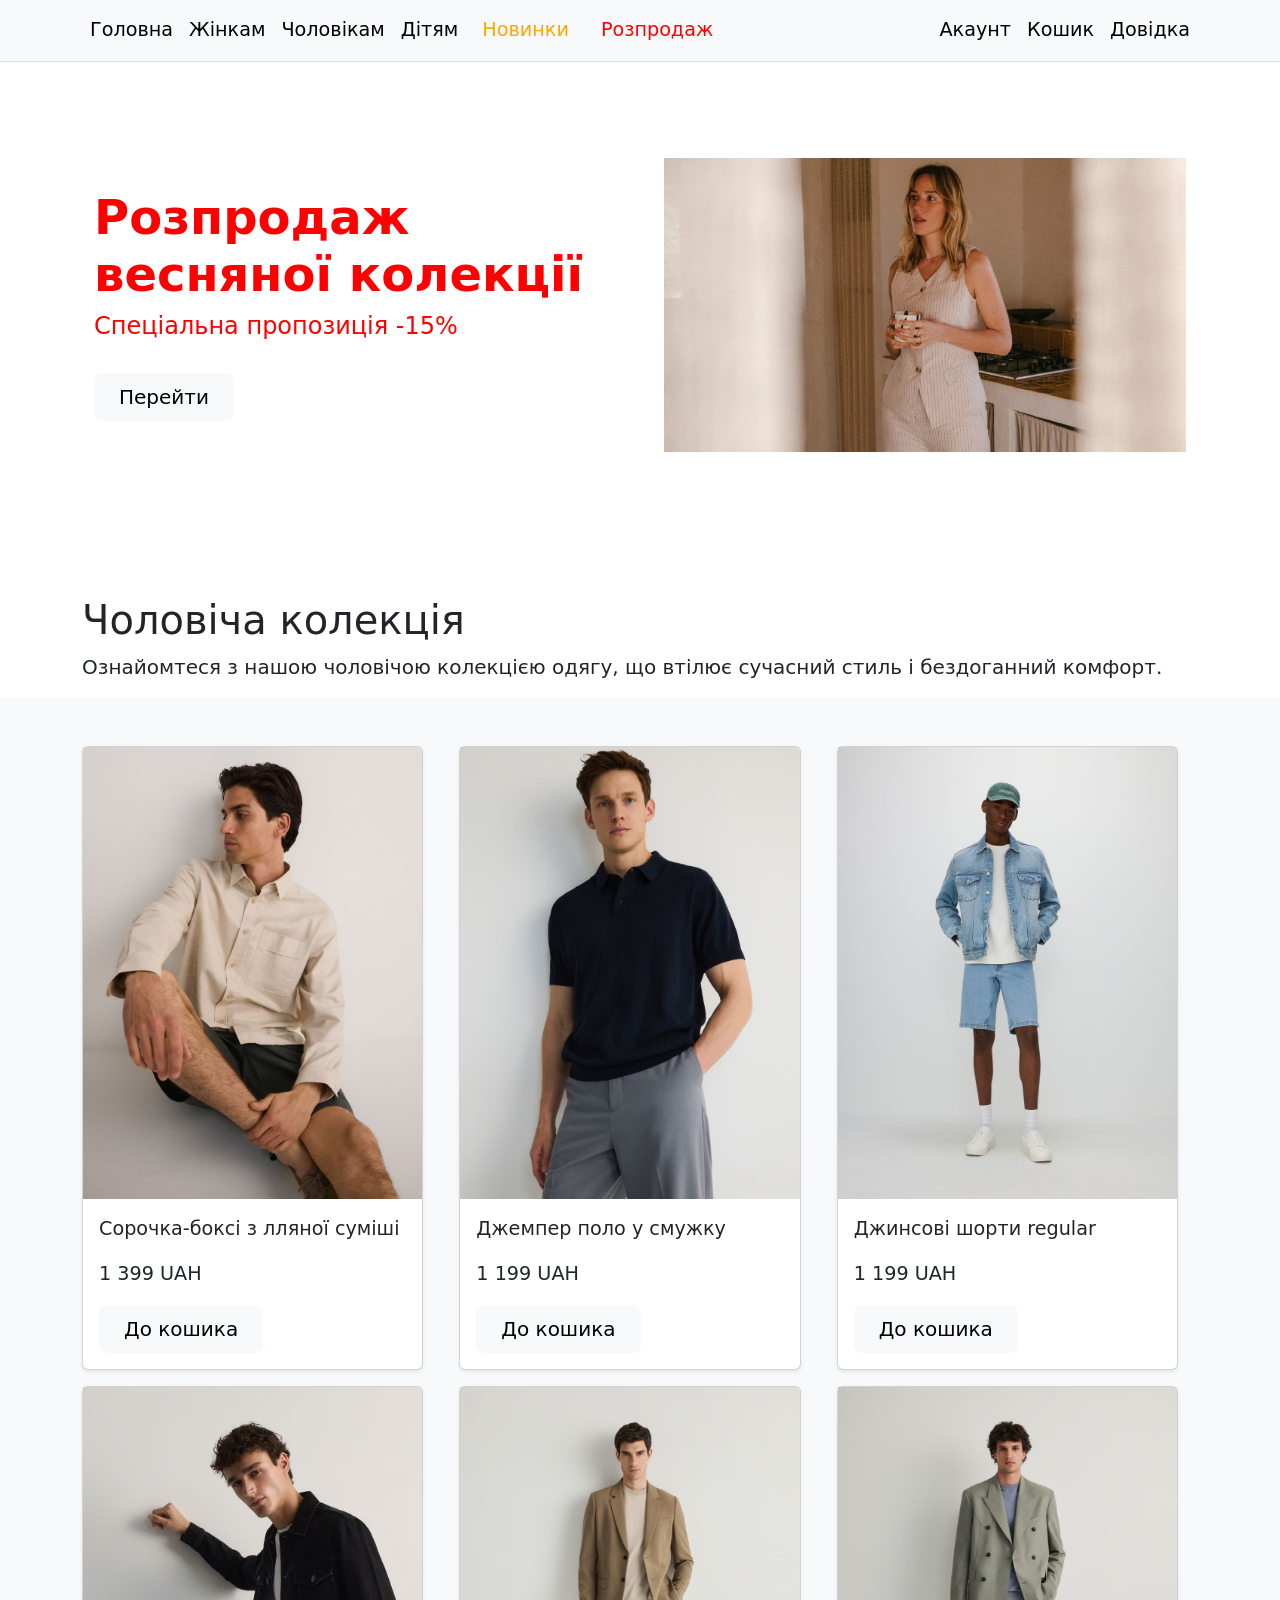
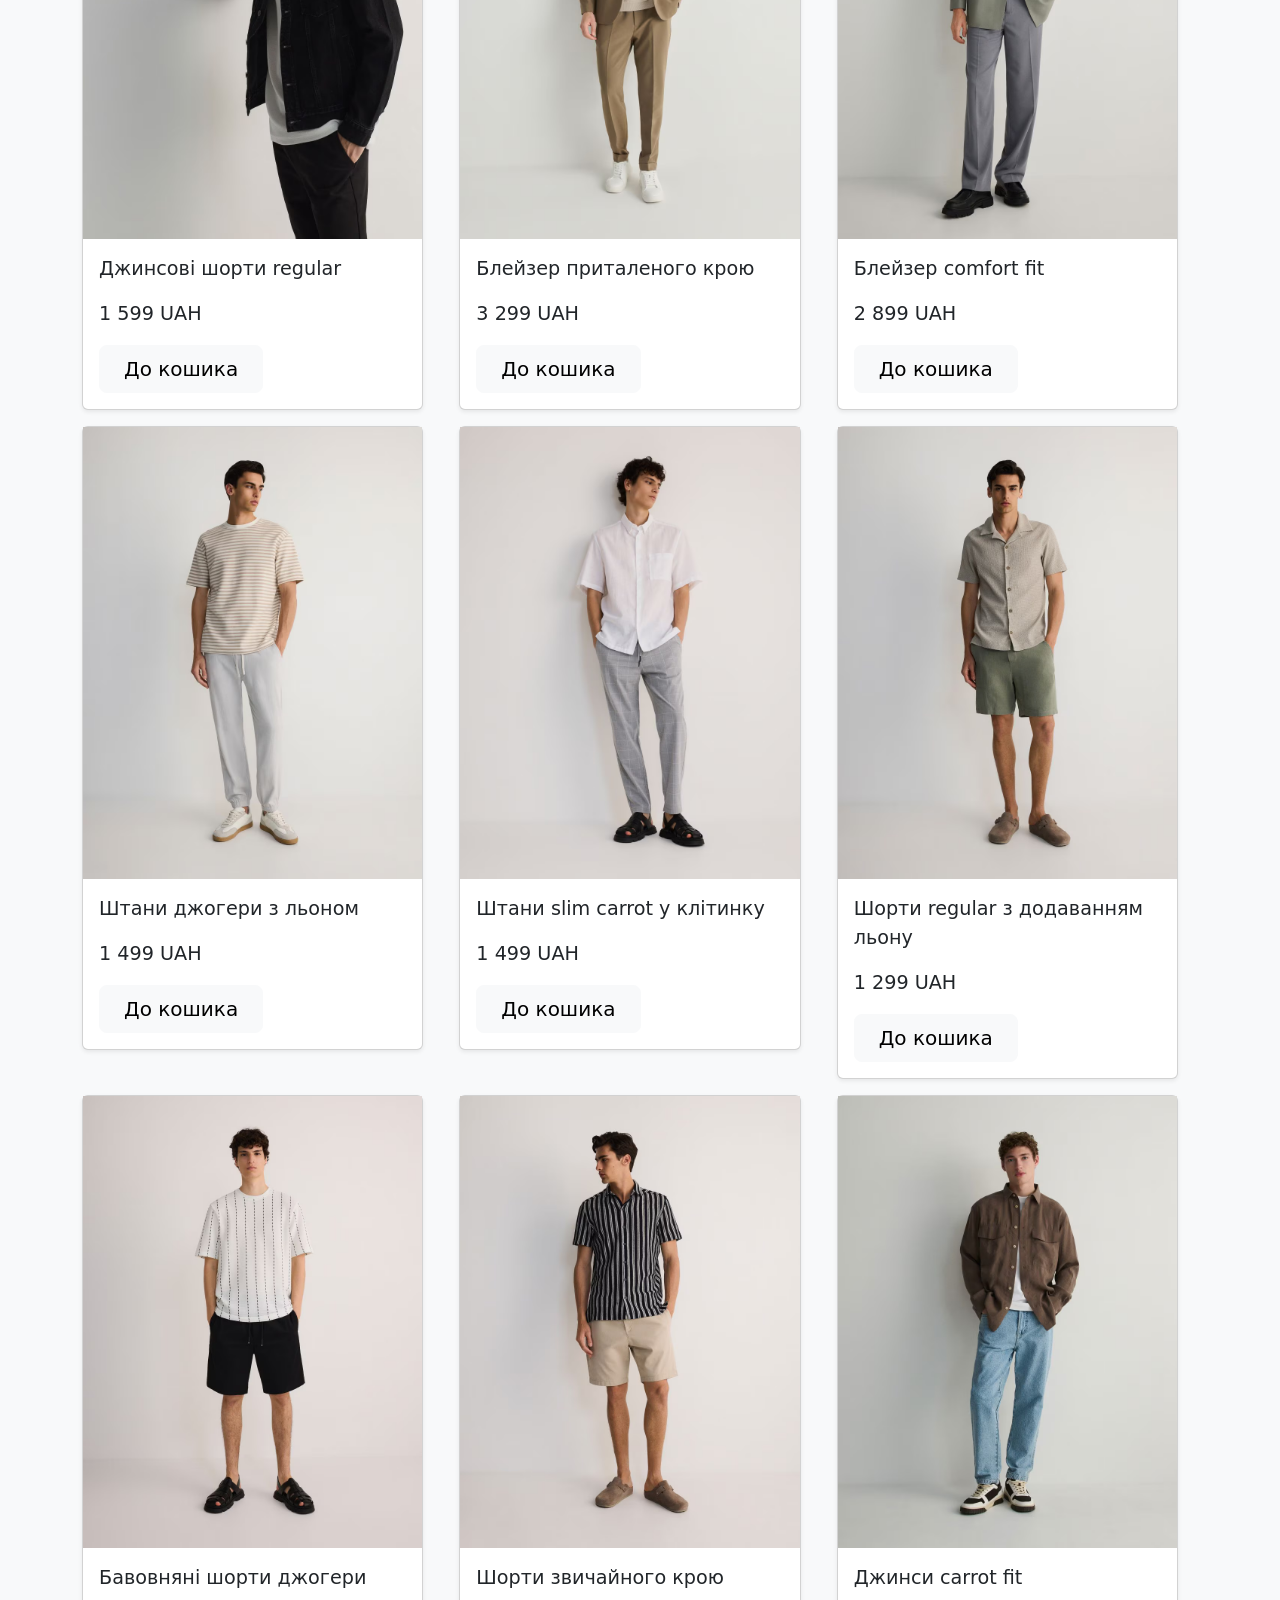
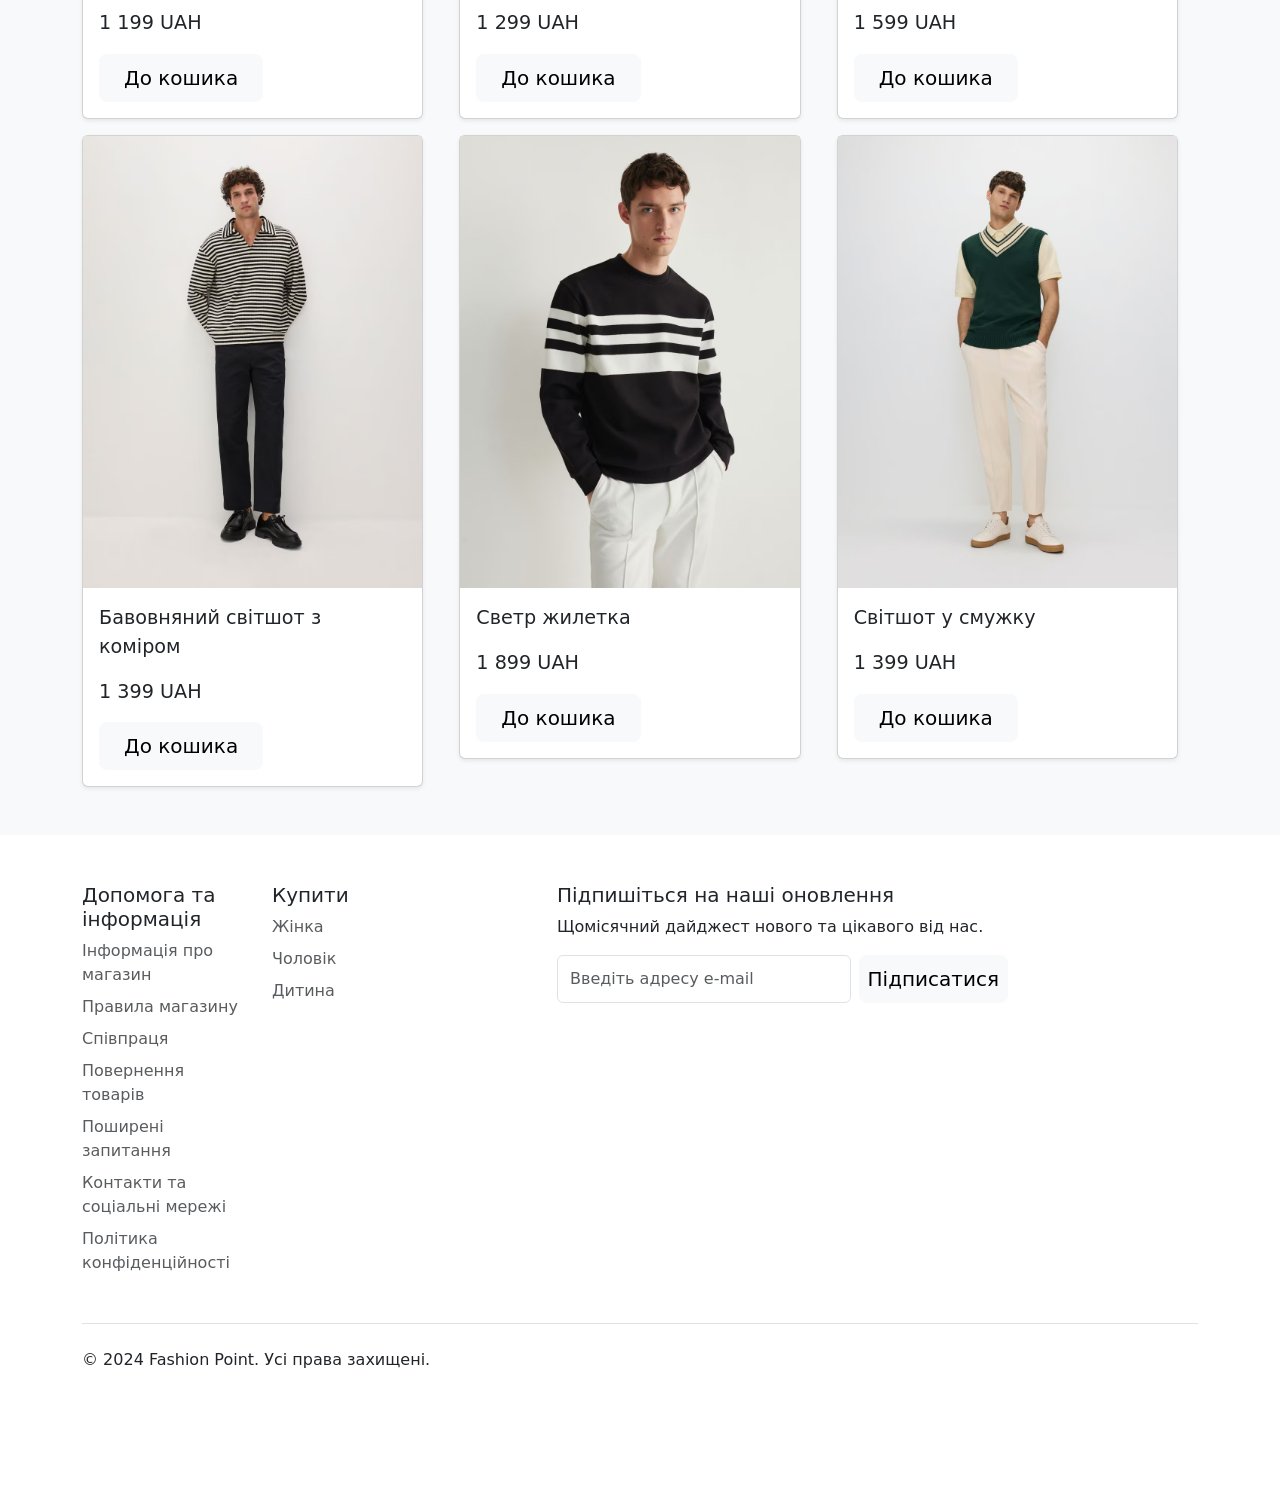
<file: man.html>
<!DOCTYPE html>
<html lang="en">

<head>
  <meta charset="UTF-8">
  <meta name="viewport" content="width=device-width, initial-scale=1.0">
  <title>Fashion Point</title>
  <link rel="stylesheet" href="style.css">
  <link href="https://cdn.jsdelivr.net/npm/bootstrap@5.3.3/dist/css/bootstrap.min.css" rel="stylesheet" integrity="sha384-QWTKZyjpPEjISv5WaRU9OFeRpok6YctnYmDr5pNlyT2bRjXh0JMhjY6hW+ALEwIH" crossorigin="anonymous">
</head>

<body>
    <!-- Header -->
    <nav class="py-2 bg-body-tertiary border-bottom">
        <div class="container d-flex flex-wrap">
          <ul class="nav me-auto">
            <li class="nav-item"><a href="index.html" class="nav-link link-body-emphasis px-2 active" aria-current="page">Головна</a></li>
            <li class="nav-item"><a href="woman.html" class="nav-link link-body-emphasis px-2">Жінкам</a></li>
            <li class="nav-item"><a href="man.html" class="nav-link link-body-emphasis px-2">Чоловікам</a></li>
            <li id="nav-item"><a href="kids.html" class="nav-link link-body-emphasis px-2">Дітям</a></li>
            <li class="nav-item"><a href="novelties.html" class="nav-link link-body" style="color: orange;">Новинки</a></li>
            <li class="nav-item"><a href="sales.html" class="nav-link link-body" style="color: red;">Розпродаж</a></li>
          </ul>
          <ul class="nav">
            <li class="nav-item"><a href="acount.html" class="nav-link link-body-emphasis px-2">Акаунт</a></li>
            <li class="nav-item"><a href="basket.html" class="nav-link link-body-emphasis px-2">Кошик</a></li>
            <li class="nav-item"><a href="help.html" class="nav-link link-body-emphasis px-2">Довідка</a></li>
          </ul>
        </div>
    </nav>

    <!-- Banner-->
    <section id="banner1" class="background">
      <div class="container col-xxl-8 px-4 py-5">
          <div class="row flex-lg-row-reverse align-items-center g-5 py-5">
            <div class="col-10 col-sm-8 col-lg-6">
              <img src="./assets/images/61.png" class="d-block mx-lg-auto img-fluid" alt="Bootstrap Themes" loading="lazy">
            </div>
            <div class="col-lg-6">
              <h1 id="special-offer0" class="display-5 fw-bold">Розпродаж весняної колекції</h1>
              <h2 id="special-offer1" class="display-5">Спеціальна пропозиція -15%</h2>
              <div class="d-grid gap-2 d-md-flex justify-content-md-start">
                  <a href="sales.html" class="btn btn-lg btn-light px-4">Перейти</a>
              </div>
            </div>
          </div>
      </div>

  </section>

    <!-- Cards -->
    <section id="cards">
        <div class="container">
            <h1 class="mt-5">Чоловіча колекція</h1>
            <p class="lead">Ознайомтеся з нашою чоловічою колекцією одягу, що втілює сучасний стиль і бездоганний комфорт.</p>
        </div>
        <div class="album py-5 bg-body-tertiary">
            <div class="container">
        
              <div class="row row-cols-1 row-cols-sm-2 row-cols-md-3 g-3">

                <div class="col">
                  <div class="card shadow-sm">
                    <img src="./assets/images/16.png" alt="">
                    <div class="card-body">
                      <p class="card-text">Сорочка-боксі з лляної суміші</p>
                      <p class="card-text">1 399 UAH</p>
                      <div class="d-flex justify-content-between">
                        <div class="d-grid gap-2 d-md-flex">
                          <a href="basket.html" class="btn btn-lg btn-light px-4 add-to-cart">До кошика</a>
                        </div>
                      </div>
                    </div>
                  </div>
                </div>

                <div class="col">
                    <div class="card shadow-sm">
                      <img src="./assets/images/17.png" alt="">
                      <div class="card-body">
                        <p class="card-text">Джемпер поло у смужку</p>
                        <p class="card-text">1 199 UAH</p>
                        <div class="d-flex justify-content-between">
                          <div class="d-grid gap-2 d-md-flex">
                            <a href="basket.html" class="btn btn-lg btn-light px-4 add-to-cart">До кошика</a>
                          </div>
                        </div>
                      </div>
                    </div>
                </div>

                <div class="col">
                    <div class="card shadow-sm">
                      <img src="./assets/images/18.png" alt="">
                      <div class="card-body">
                        <p class="card-text">Джинсові шорти regular</p>
                        <p class="card-text">1 199 UAH</p>
                        <div class="d-flex justify-content-between">
                          <div class="d-grid gap-2 d-md-flex">
                            <a href="basket.html" class="btn btn-lg btn-light px-4 add-to-cart">До кошика</a>
                          </div>
                        </div>
                      </div>
                    </div>
                </div>
        
                <div class="col">
                    <div class="card shadow-sm">
                      <img src="./assets/images/19.png" alt="">
                      <div class="card-body">
                        <p class="card-text">Джинсові шорти regular</p>
                        <p class="card-text">1 599 UAH</p>
                        <div class="d-flex justify-content-between">
                          <div class="d-grid gap-2 d-md-flex">
                            <a href="basket.html" class="btn btn-lg btn-light px-4 add-to-cart">До кошика</a>
                          </div>
                        </div>
                      </div>
                    </div>
                </div>

                <div class="col">
                    <div class="card shadow-sm">
                      <img src="./assets/images/20.png" alt="">
                      <div class="card-body">
                        <p class="card-text">Блейзер приталеного крою</p>
                        <p class="card-text">3 299 UAH</p>
                        <div class="d-flex justify-content-between">
                          <div class="d-grid gap-2 d-md-flex">
                            <a href="basket.html" class="btn btn-lg btn-light px-4 add-to-cart">До кошика</a>
                          </div>
                        </div>
                      </div>
                    </div>
                </div>
        
                <div class="col">
                    <div class="card shadow-sm">
                      <img src="./assets/images/21.png" alt="">
                      <div class="card-body">
                        <p class="card-text">Блейзер comfort fit</p>
                        <p class="card-text">2 899 UAH</p>
                        <div class="d-flex justify-content-between">
                          <div class="d-grid gap-2 d-md-flex">
                            <a href="basket.html" class="btn btn-lg btn-light px-4 add-to-cart">До кошика</a>
                          </div>
                        </div>
                      </div>
                    </div>
                </div>

                <div class="col">
                    <div class="card shadow-sm">
                      <img src="./assets/images/22.png" alt="">
                      <div class="card-body">
                        <p class="card-text">Штани джогери з льоном</p>
                        <p class="card-text">1 499 UAH</p>
                        <div class="d-flex justify-content-between">
                          <div class="d-grid gap-2 d-md-flex">
                            <a href="basket.html" class="btn btn-lg btn-light px-4 add-to-cart">До кошика</a>
                          </div>
                        </div>
                      </div>
                    </div>
                </div>

                <div class="col">
                    <div class="card shadow-sm">
                      <img src="./assets/images/23.png" alt="">
                      <div class="card-body">
                        <p class="card-text">Штани slim carrot у клітинку</p>
                        <p class="card-text">1 499 UAH</p>
                        <div class="d-flex justify-content-between">
                          <div class="d-grid gap-2 d-md-flex">
                            <a href="basket.html" class="btn btn-lg btn-light px-4 add-to-cart">До кошика</a>
                          </div>
                        </div>
                      </div>
                    </div>
                </div>

                <div class="col">
                    <div class="card shadow-sm">
                      <img src="./assets/images/24.png" alt="">
                      <div class="card-body">
                        <p class="card-text">Шорти regular з додаванням льону</p>
                        <p class="card-text">1 299 UAH</p>
                        <div class="d-flex justify-content-between">
                          <div class="d-grid gap-2 d-md-flex">
                            <a href="basket.html" class="btn btn-lg btn-light px-4 add-to-cart">До кошика</a>
                          </div>
                        </div>
                      </div>
                    </div>
                </div>

                <div class="col">
                    <div class="card shadow-sm">
                      <img src="./assets/images/25.png" alt="">
                      <div class="card-body">
                        <p class="card-text">Бавовняні шорти джогери</p>
                        <p class="card-text">1 199 UAH</p>
                        <div class="d-flex justify-content-between">
                          <div class="d-grid gap-2 d-md-flex">
                            <a href="basket.html" class="btn btn-lg btn-light px-4 add-to-cart">До кошика</a>
                          </div>
                        </div>
                      </div>
                    </div>
                </div>

                <div class="col">
                    <div class="card shadow-sm">
                      <img src="./assets/images/26.png" alt="">
                      <div class="card-body">
                        <p class="card-text">Шорти звичайного крою</p>
                        <p class="card-text">1 299 UAH</p>
                        <div class="d-flex justify-content-between">
                          <div class="d-grid gap-2 d-md-flex">
                            <a href="basket.html" class="btn btn-lg btn-light px-4 add-to-cart">До кошика</a>
                          </div>
                        </div>
                      </div>
                    </div>
                </div>

                <div class="col">
                    <div class="card shadow-sm">
                      <img src="./assets/images/27.png" alt="">
                      <div class="card-body">
                        <p class="card-text">Джинси carrot fit</p>
                        <p class="card-text">1 599 UAH</p>
                        <div class="d-flex justify-content-between">
                          <div class="d-grid gap-2 d-md-flex">
                            <a href="basket.html" class="btn btn-lg btn-light px-4 add-to-cart">До кошика</a>
                          </div>
                        </div>
                      </div>
                    </div>
                </div>

                <div class="col">
                    <div class="card shadow-sm">
                      <img src="./assets/images/28.png" alt="">
                      <div class="card-body">
                        <p class="card-text">Бавовняний світшот з коміром</p>
                        <p class="card-text">1 399 UAH</p>
                        <div class="d-flex justify-content-between">
                          <div class="d-grid gap-2 d-md-flex">
                            <a href="basket.html" class="btn btn-lg btn-light px-4 add-to-cart">До кошика</a>
                          </div>
                        </div>
                      </div>
                    </div>
                </div>

                <div class="col">
                    <div class="card shadow-sm">
                      <img src="./assets/images/29.png" alt="">
                      <div class="card-body">
                        <p class="card-text">Светр жилетка</p>
                        <p class="card-text">1 899 UAH</p>
                        <div class="d-flex justify-content-between">
                          <div class="d-grid gap-2 d-md-flex">
                            <a href="basket.html" class="btn btn-lg btn-light px-4 add-to-cart">До кошика</a>
                          </div>
                        </div>
                      </div>
                    </div>
                </div>

                <div class="col">
                    <div class="card shadow-sm">
                      <img src="./assets/images/30.png" alt="">
                      <div class="card-body">
                        <p class="card-text">Світшот у смужку</p>
                        <p class="card-text">1 399 UAH</p>
                        <div class="d-flex justify-content-between">
                          <div class="d-grid gap-2 d-md-flex">
                            <a href="basket.html" class="btn btn-lg btn-light px-4 add-to-cart">До кошика</a>
                          </div>
                        </div>
                      </div>
                    </div>
                </div>

              </div>
            </div>
          </div>

    <!-- Footer -->
    <section>
        <div class="container">
            <footer class="py-5">
              <div class="row">
                <div class="col-6 col-md-2 mb-3">
                  <h5>Допомога та інформація</h5>
                  <ul class="nav flex-column">
                    <li class="nav-item mb-2"><a href="help.html" class="nav-link p-0 text-body-secondary">Інформація про магазин</a></li>
                    <li class="nav-item mb-2"><a href="help.html" class="nav-link p-0 text-body-secondary">Правила магазину</a></li>
                    <li class="nav-item mb-2"><a href="help.html" class="nav-link p-0 text-body-secondary">Співпраця</a></li>
                    <li class="nav-item mb-2"><a href="help.html" class="nav-link p-0 text-body-secondary">Повернення товарів</a></li>
                    <li class="nav-item mb-2"><a href="help.html" class="nav-link p-0 text-body-secondary">Поширені запитання</a></li>
                    <li class="nav-item mb-2"><a href="help.html" class="nav-link p-0 text-body-secondary">Контакти та соціальні мережі </a></li>
                    <li class="nav-item mb-2"><a href="help.html" class="nav-link p-0 text-body-secondary">Політика конфіденційності</a></li>
                  </ul>
                </div>
          
            
          
                <div class="col-6 col-md-2 mb-3">
                  <h5>Купити</h5>
                  <ul class="nav flex-column">
                    <li class="nav-item mb-2"><a href="woman.html" class="nav-link p-0 text-body-secondary">Жінка</a></li>
                    <li class="nav-item mb-2"><a href="man.html" class="nav-link p-0 text-body-secondary">Чоловік</a></li>
                    <li class="nav-item mb-2"><a href="kids.html" class="nav-link p-0 text-body-secondary">Дитина</a></li>
                  </ul>
                </div>
          
                <div class="col-md-5 offset-md-1 mb-3">
                  <form>
                    <h5>Підпишіться на наші оновлення</h5>
                    <p>Щомісячний дайджест нового та цікавого від нас.</p>
                    <div class="d-flex flex-column flex-sm-row w-100 gap-2">
                      <label for="newsletter1" class="visually-hidden">Введіть адресу e-mail</label>
                      <input id="newsletter1" type="text" class="form-control" placeholder="Введіть адресу e-mail">
                      <button class="btn btn-lg btn-light px-2" type="button">Підписатися</button>
                    </div>
                  </form>
                </div>
              </div>
          
              <div class="d-flex flex-column flex-sm-row justify-content-between py-4 my-4 border-top">
                <p>© 2024 Fashion Point. Усі права захищені.</p>
                <ul class="list-unstyled d-flex">
                  <li class="ms-3"><a class="link-body-emphasis" href="#"><svg class="bi" width="24" height="24"><use xlink:href="#twitter"></use></svg></a></li>
                  <li class="ms-3"><a class="link-body-emphasis" href="#"><svg class="bi" width="24" height="24"><use xlink:href="#instagram"></use></svg></a></li>
                  <li class="ms-3"><a class="link-body-emphasis" href="#"><svg class="bi" width="24" height="24"><use xlink:href="#facebook"></use></svg></a></li>
                </ul>
              </div>
            </footer>
          </div>
    </section>
    
    <script src="https://cdn.jsdelivr.net/npm/bootstrap@5.3.3/dist/js/bootstrap.bundle.min.js" integrity="sha384-YvpcrYf0tY3lHB60NNkmXc5s9fDVZLESaAA55NDzOxhy9GkcIdslK1eN7N6jIeHz" crossorigin="anonymous"></script>
    <script src="./cart.js"></script>
  </body>
</html>
</file>
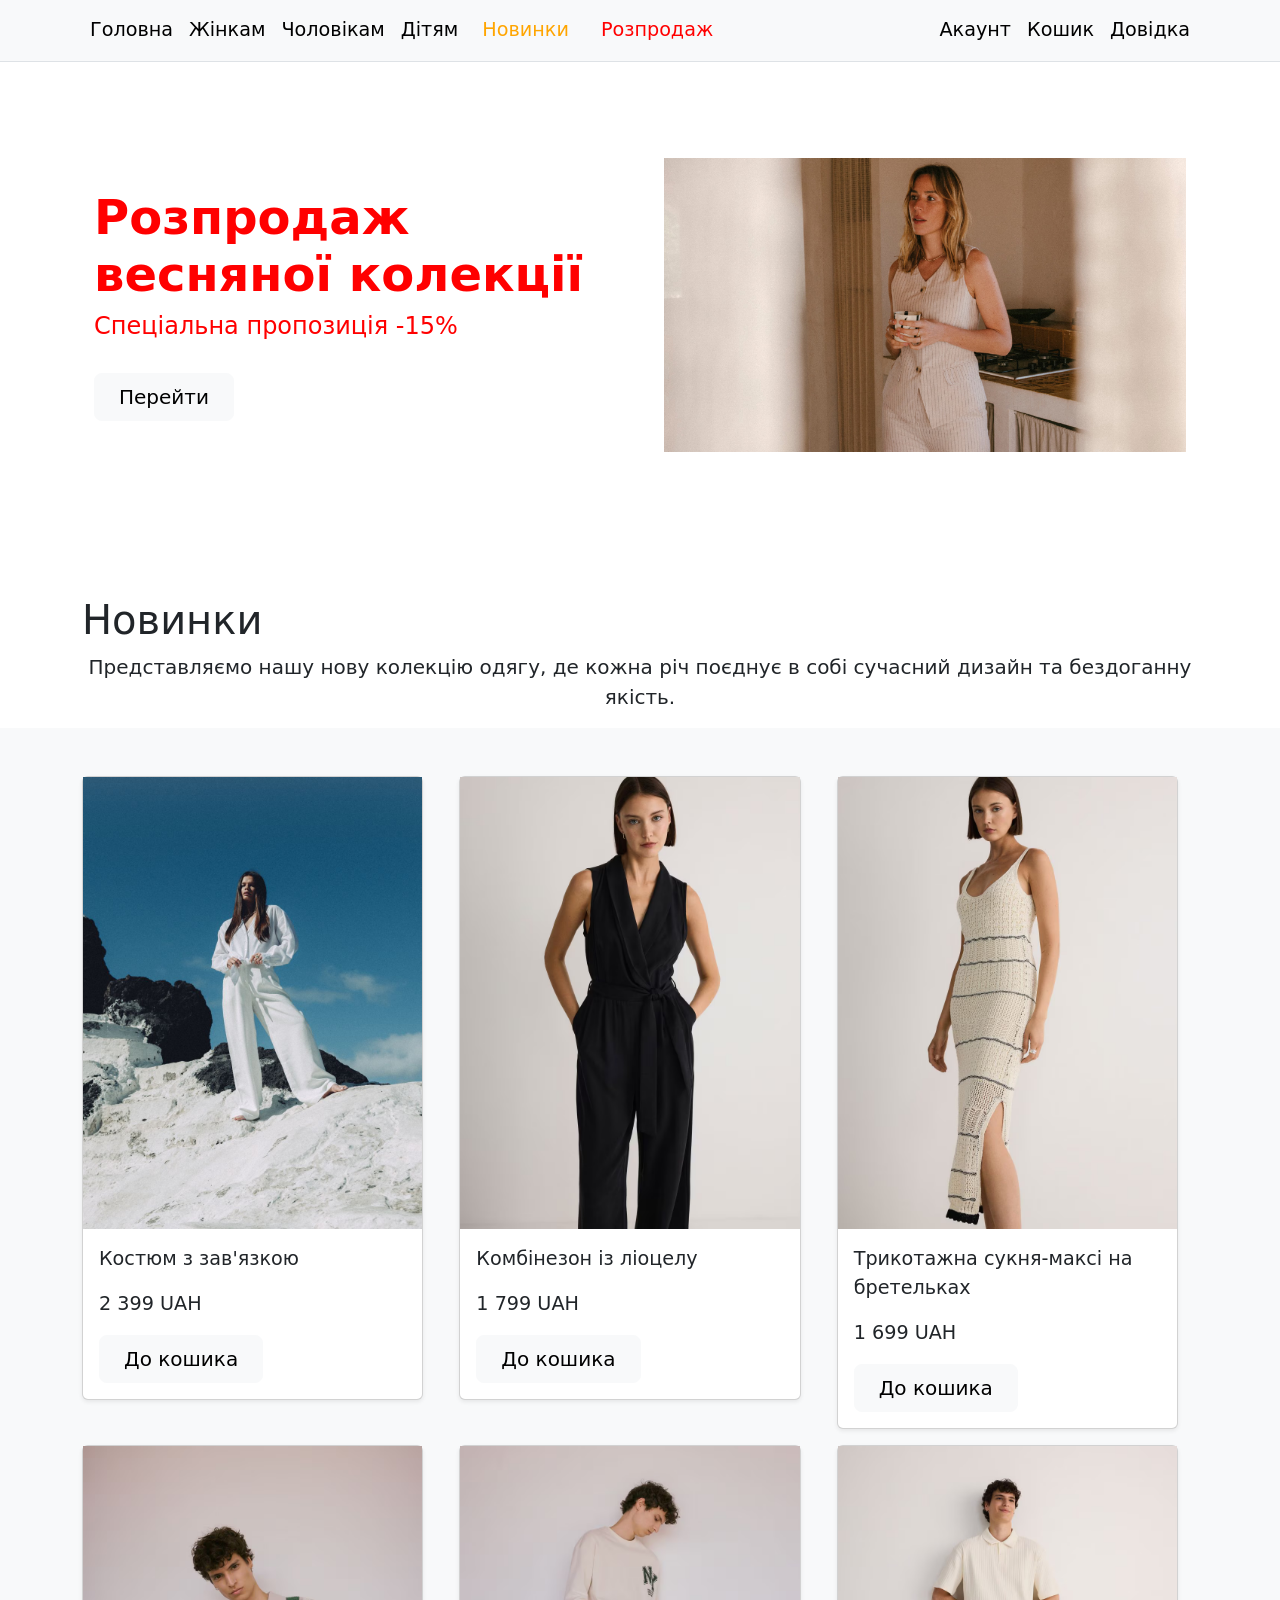
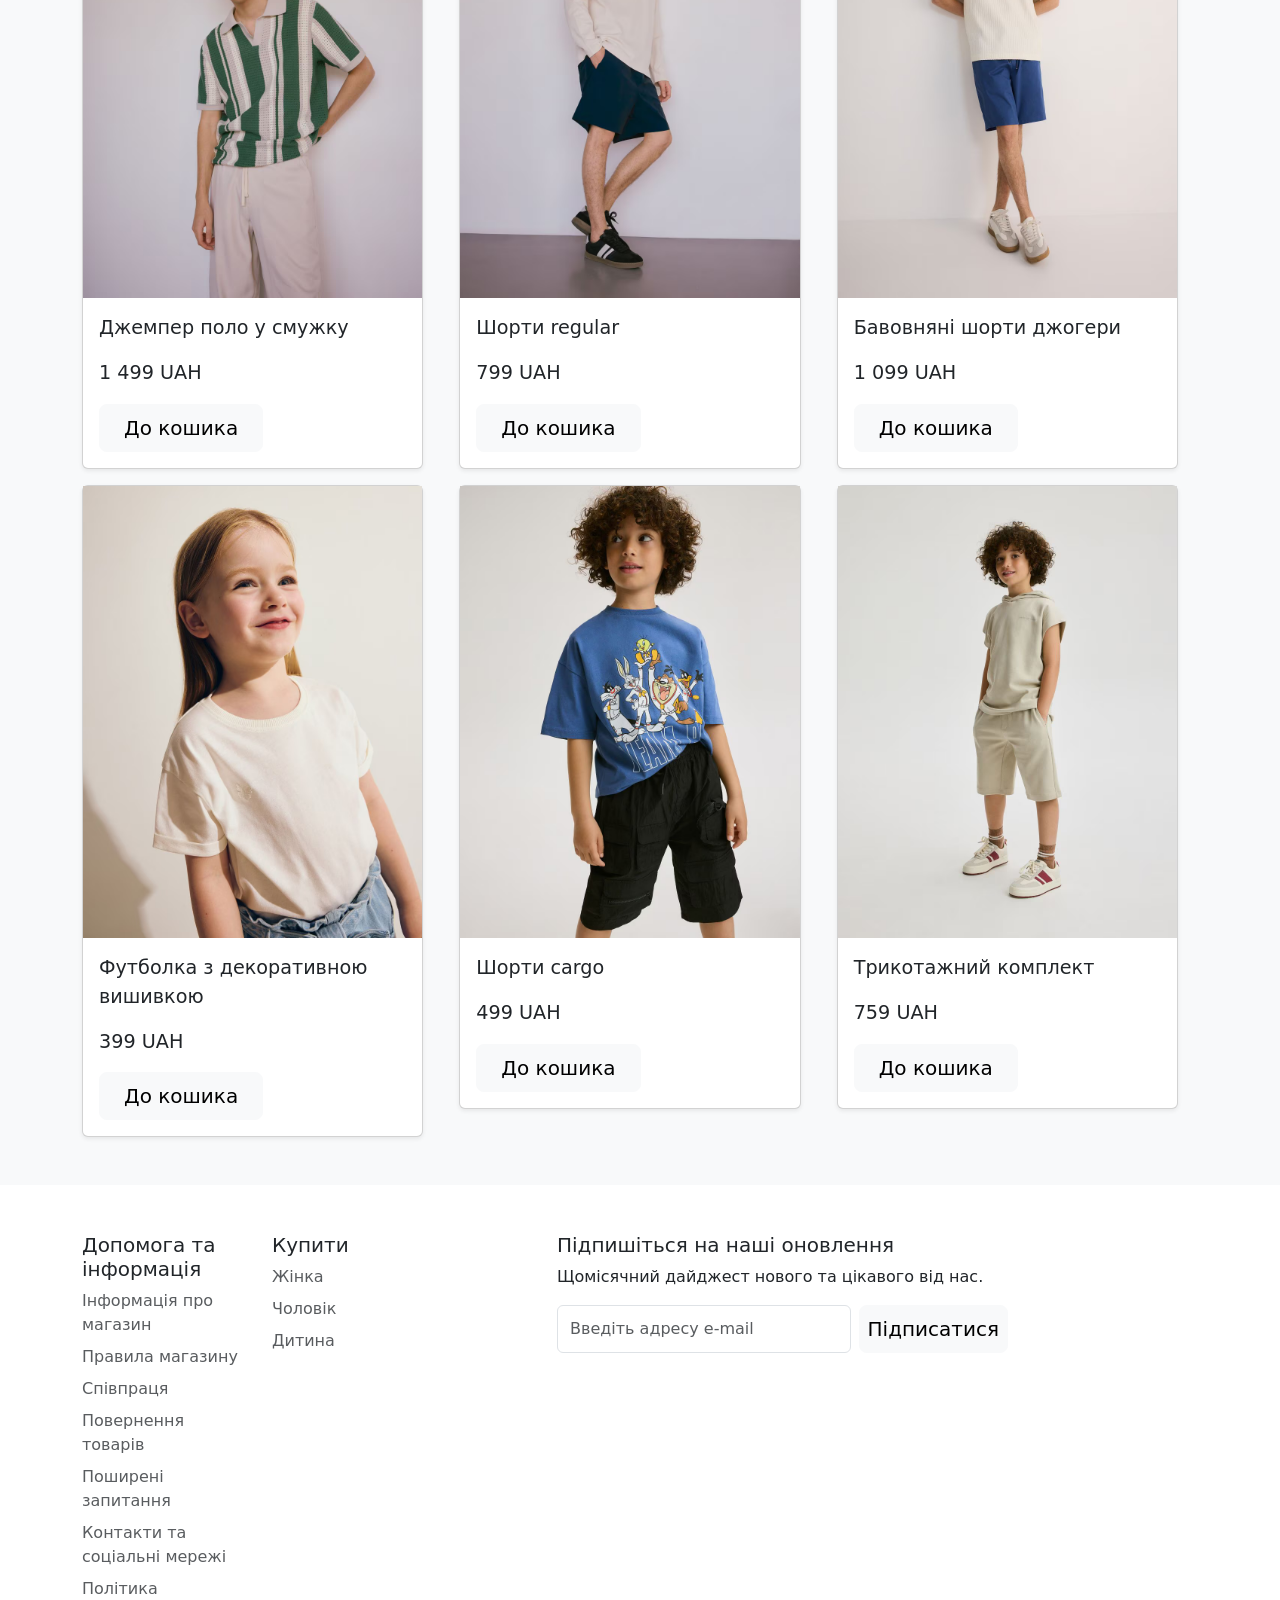
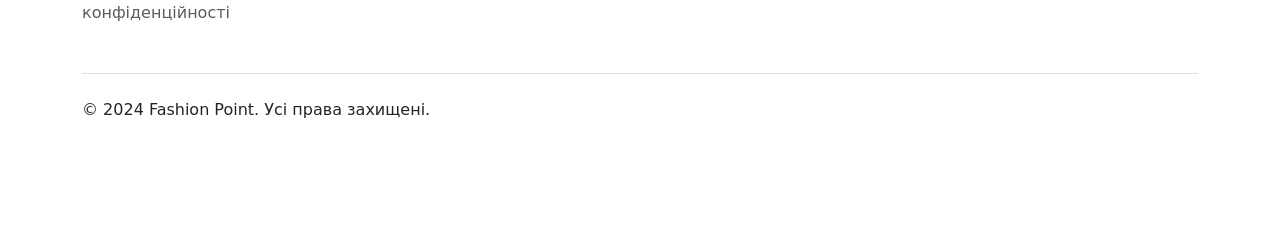
<file: novelties.html>
<!DOCTYPE html>
<html lang="en">

<head>
  <meta charset="UTF-8">
  <meta name="viewport" content="width=device-width, initial-scale=1.0">
  <title>Fashion Point</title>
  <link rel="stylesheet" href="style.css">
  <link href="https://cdn.jsdelivr.net/npm/bootstrap@5.3.3/dist/css/bootstrap.min.css" rel="stylesheet" integrity="sha384-QWTKZyjpPEjISv5WaRU9OFeRpok6YctnYmDr5pNlyT2bRjXh0JMhjY6hW+ALEwIH" crossorigin="anonymous">
</head>

<body>
    <!-- Header -->
    <nav class="py-2 bg-body-tertiary border-bottom">
        <div class="container d-flex flex-wrap">
          <ul class="nav me-auto">
            <li class="nav-item"><a href="index.html" class="nav-link link-body-emphasis px-2 active" aria-current="page">Головна</a></li>
            <li class="nav-item"><a href="woman.html" class="nav-link link-body-emphasis px-2">Жінкам</a></li>
            <li class="nav-item"><a href="man.html" class="nav-link link-body-emphasis px-2">Чоловікам</a></li>
            <li id="nav-item"><a href="kids.html" class="nav-link link-body-emphasis px-2">Дітям</a></li>
            <li class="nav-item"><a href="novelties.html" class="nav-link link-body" style="color: orange;">Новинки</a></li>
            <li class="nav-item"><a href="sales.html" class="nav-link link-body" style="color: red;">Розпродаж</a></li>
          </ul>
          <ul class="nav">
            <li class="nav-item"><a href="acount.html" class="nav-link link-body-emphasis px-2">Акаунт</a></li>
            <li class="nav-item"><a href="basket.html" class="nav-link link-body-emphasis px-2">Кошик</a></li>
            <li class="nav-item"><a href="help.html" class="nav-link link-body-emphasis px-2">Довідка</a></li>
          </ul>
        </div>
    </nav>

    <!-- Banner-->
    <section id="banner1" class="background">
      <div class="container col-xxl-8 px-4 py-5">
          <div class="row flex-lg-row-reverse align-items-center g-5 py-5">
            <div class="col-10 col-sm-8 col-lg-6">
              <img src="./assets/images/61.png" class="d-block mx-lg-auto img-fluid" alt="Bootstrap Themes" loading="lazy">
            </div>
            <div class="col-lg-6">
              <h1 id="special-offer0" class="display-5 fw-bold">Розпродаж весняної колекції</h1>
              <h2 id="special-offer1" class="display-5">Спеціальна пропозиція -15%</h2>
              <div class="d-grid gap-2 d-md-flex justify-content-md-start">
                  <a href="sales.html" class="btn btn-lg btn-light px-4">Перейти</a>
              </div>
            </div>
          </div>
      </div>

  </section>


    <!-- Cards -->
    <section id="cards">
        <div class="container">
            <h1 class="mt-5">Новинки</h1>
            <p class="lead">Представляємо нашу нову колекцію одягу, де кожна річ поєднує в собі сучасний дизайн та бездоганну якість.</p>
        </div>
        <div class="album py-5 bg-body-tertiary">
            <div class="container">
        
              <div class="row row-cols-1 row-cols-sm-2 row-cols-md-3 g-3">

                <div class="col">
                  <div class="card shadow-sm">
                    <img src="./assets/images/43.png" alt="">
                    <div class="card-body">
                      <p class="card-text">Костюм з зав'язкою</p>
                      <p class="card-text">2 399 UAH</p>
                      <div class="d-flex justify-content-between">
                        <div class="d-grid gap-2 d-md-flex">
                          <a href="basket.html" class="btn btn-lg btn-light px-4 add-to-cart">До кошика</a>
                        </div>
                      </div>
                    </div>
                  </div>
                </div>

                <div class="col">
                    <div class="card shadow-sm">
                      <img src="./assets/images/44.png" alt="">
                      <div class="card-body">
                        <p class="card-text">Комбінезон із ліоцелу</p>
                        <p class="card-text">1 799 UAH</p>
                        <div class="d-flex justify-content-between">
                          <div class="d-grid gap-2 d-md-flex">
                            <a href="basket.html" class="btn btn-lg btn-light px-4 add-to-cart">До кошика</a>
                          </div>
                        </div>
                      </div>
                    </div>
                </div>

                <div class="col">
                    <div class="card shadow-sm">
                      <img src="./assets/images/45.png" alt="">
                      <div class="card-body">
                        <p class="card-text">Трикотажна сукня-максі на бретельках</p>
                        <p class="card-text">1 699 UAH</p>
                        <div class="d-flex justify-content-between">
                          <div class="d-grid gap-2 d-md-flex">
                            <a href="basket.html" class="btn btn-lg btn-light px-4 add-to-cart">До кошика</a>
                          </div>
                        </div>
                      </div>
                    </div>
                </div>
        
                <div class="col">
                    <div class="card shadow-sm">
                      <img src="./assets/images/46.png" alt="">
                      <div class="card-body">
                        <p class="card-text">Джемпер поло у смужку</p>
                        <p class="card-text">1 499 UAH</p>
                        <div class="d-flex justify-content-between">
                          <div class="d-grid gap-2 d-md-flex">
                            <a href="basket.html" class="btn btn-lg btn-light px-4 add-to-cart">До кошика</a>
                          </div>
                        </div>
                      </div>
                    </div>
                </div>

                <div class="col">
                    <div class="card shadow-sm">
                      <img src="./assets/images/47.png" alt="">
                      <div class="card-body">
                        <p class="card-text">Шорти regular</p>
                        <p class="card-text">799 UAH</p>
                        <div class="d-flex justify-content-between">
                          <div class="d-grid gap-2 d-md-flex">
                            <a href="basket.html" class="btn btn-lg btn-light px-4 add-to-cart">До кошика</a>
                          </div>
                        </div>
                      </div>
                    </div>
                </div>
        
                <div class="col">
                    <div class="card shadow-sm">
                      <img src="./assets/images/48.png" alt="">
                      <div class="card-body">
                        <p class="card-text">Бавовняні шорти джогери</p>
                        <p class="card-text">1 099 UAH</p>
                        <div class="d-flex justify-content-between">
                          <div class="d-grid gap-2 d-md-flex">
                            <a href="basket.html" class="btn btn-lg btn-light px-4 add-to-cart">До кошика</a>
                          </div>
                        </div>
                      </div>
                    </div>
                </div>

                <div class="col">
                    <div class="card shadow-sm">
                      <img src="./assets/images/49.png" alt="">
                      <div class="card-body">
                        <p class="card-text">Футболка з декоративною вишивкою</p>
                        <p class="card-text">399 UAH</p>
                        <div class="d-flex justify-content-between">
                          <div class="d-grid gap-2 d-md-flex">
                            <a href="basket.html" class="btn btn-lg btn-light px-4 add-to-cart">До кошика</a>
                          </div>
                        </div>
                      </div>
                    </div>
                </div>

                <div class="col">
                    <div class="card shadow-sm">
                      <img src="./assets/images/50.png" alt="">
                      <div class="card-body">
                        <p class="card-text">Шорти cargo</p>
                        <p class="card-text">499 UAH</p>
                        <div class="d-flex justify-content-between">
                          <div class="d-grid gap-2 d-md-flex">
                            <a href="basket.html" class="btn btn-lg btn-light px-4 add-to-cart">До кошика</a>
                          </div>
                        </div>
                      </div>
                    </div>
                </div>

                <div class="col">
                    <div class="card shadow-sm">
                      <img src="./assets/images/51.png" alt="">
                      <div class="card-body">
                        <p class="card-text">Трикотажний комплект</p>
                        <p class="card-text">759 UAH</p>
                        <div class="d-flex justify-content-between">
                          <div class="d-grid gap-2 d-md-flex">
                            <a href="basket.html" class="btn btn-lg btn-light px-4 add-to-cart">До кошика</a>
                          </div>
                        </div>
                      </div>
                    </div>
                </div>

              </div>
            </div>
          </div>

    <!-- Footer -->
    <section>
        <div class="container">
            <footer class="py-5">
              <div class="row">
                <div class="col-6 col-md-2 mb-3">
                  <h5>Допомога та інформація</h5>
                  <ul class="nav flex-column">
                    <li class="nav-item mb-2"><a href="help.html" class="nav-link p-0 text-body-secondary">Інформація про магазин</a></li>
                    <li class="nav-item mb-2"><a href="help.html" class="nav-link p-0 text-body-secondary">Правила магазину</a></li>
                    <li class="nav-item mb-2"><a href="help.html" class="nav-link p-0 text-body-secondary">Співпраця</a></li>
                    <li class="nav-item mb-2"><a href="help.html" class="nav-link p-0 text-body-secondary">Повернення товарів</a></li>
                    <li class="nav-item mb-2"><a href="help.html" class="nav-link p-0 text-body-secondary">Поширені запитання</a></li>
                    <li class="nav-item mb-2"><a href="help.html" class="nav-link p-0 text-body-secondary">Контакти та соціальні мережі </a></li>
                    <li class="nav-item mb-2"><a href="help.html" class="nav-link p-0 text-body-secondary">Політика конфіденційності</a></li>
                  </ul>
                </div>
          
                
          
                <div class="col-6 col-md-2 mb-3">
                  <h5>Купити</h5>
                  <ul class="nav flex-column">
                    <li class="nav-item mb-2"><a href="woman.html" class="nav-link p-0 text-body-secondary">Жінка</a></li>
                    <li class="nav-item mb-2"><a href="man.html" class="nav-link p-0 text-body-secondary">Чоловік</a></li>
                    <li class="nav-item mb-2"><a href="kids.html" class="nav-link p-0 text-body-secondary">Дитина</a></li>
                  </ul>
                </div>
          
                <div class="col-md-5 offset-md-1 mb-3">
                  <form>
                    <h5>Підпишіться на наші оновлення</h5>
                    <p>Щомісячний дайджест нового та цікавого від нас.</p>
                    <div class="d-flex flex-column flex-sm-row w-100 gap-2">
                      <label for="newsletter1" class="visually-hidden">Введіть адресу e-mail</label>
                      <input id="newsletter1" type="text" class="form-control" placeholder="Введіть адресу e-mail">
                      <button class="btn btn-lg btn-light px-2" type="button">Підписатися</button>
                    </div>
                  </form>
                </div>
              </div>
          
              <div class="d-flex flex-column flex-sm-row justify-content-between py-4 my-4 border-top">
                <p>© 2024 Fashion Point. Усі права захищені.</p>
                <ul class="list-unstyled d-flex">
                  <li class="ms-3"><a class="link-body-emphasis" href="#"><svg class="bi" width="24" height="24"><use xlink:href="#twitter"></use></svg></a></li>
                  <li class="ms-3"><a class="link-body-emphasis" href="#"><svg class="bi" width="24" height="24"><use xlink:href="#instagram"></use></svg></a></li>
                  <li class="ms-3"><a class="link-body-emphasis" href="#"><svg class="bi" width="24" height="24"><use xlink:href="#facebook"></use></svg></a></li>
                </ul>
              </div>
            </footer>
          </div>
    </section>
    
    <script src="https://cdn.jsdelivr.net/npm/bootstrap@5.3.3/dist/js/bootstrap.bundle.min.js" integrity="sha384-YvpcrYf0tY3lHB60NNkmXc5s9fDVZLESaAA55NDzOxhy9GkcIdslK1eN7N6jIeHz" crossorigin="anonymous"></script>
    <script src="./cart.js"></script>
  </body>
</html>
</file>
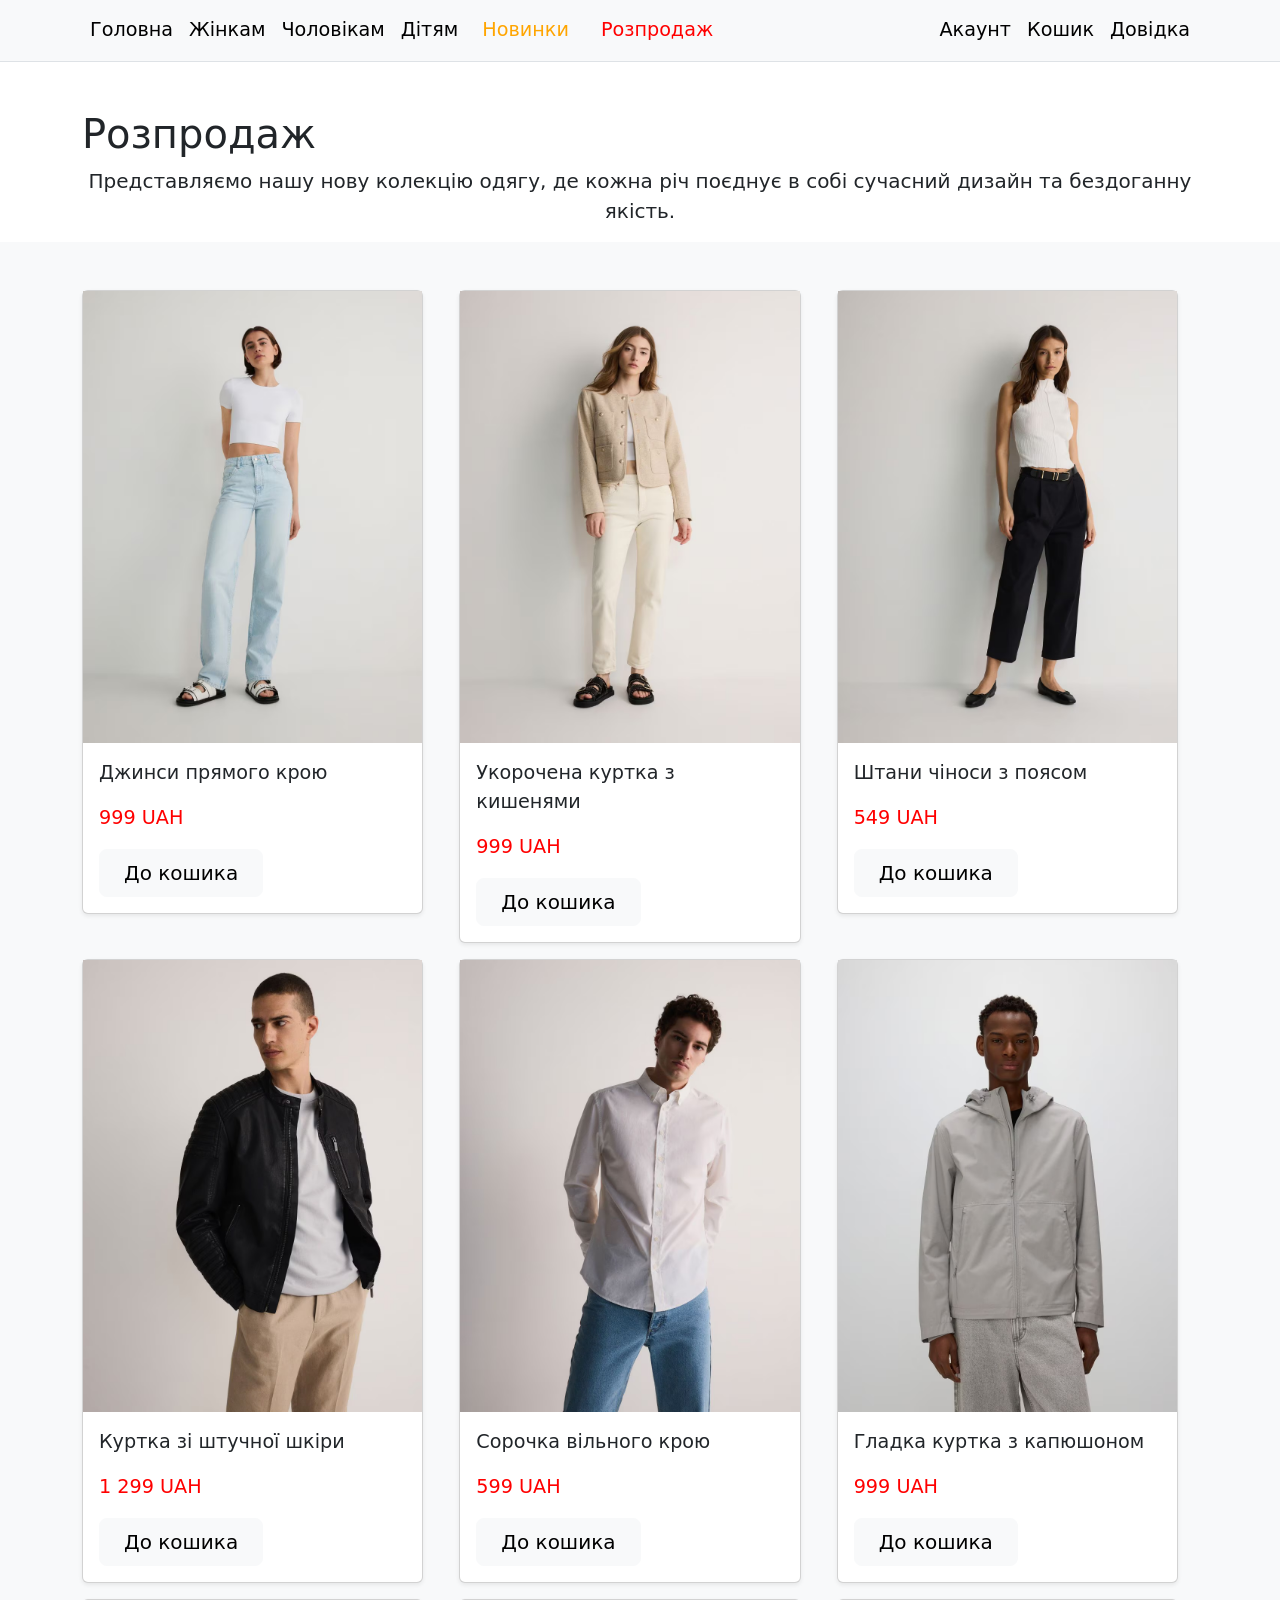
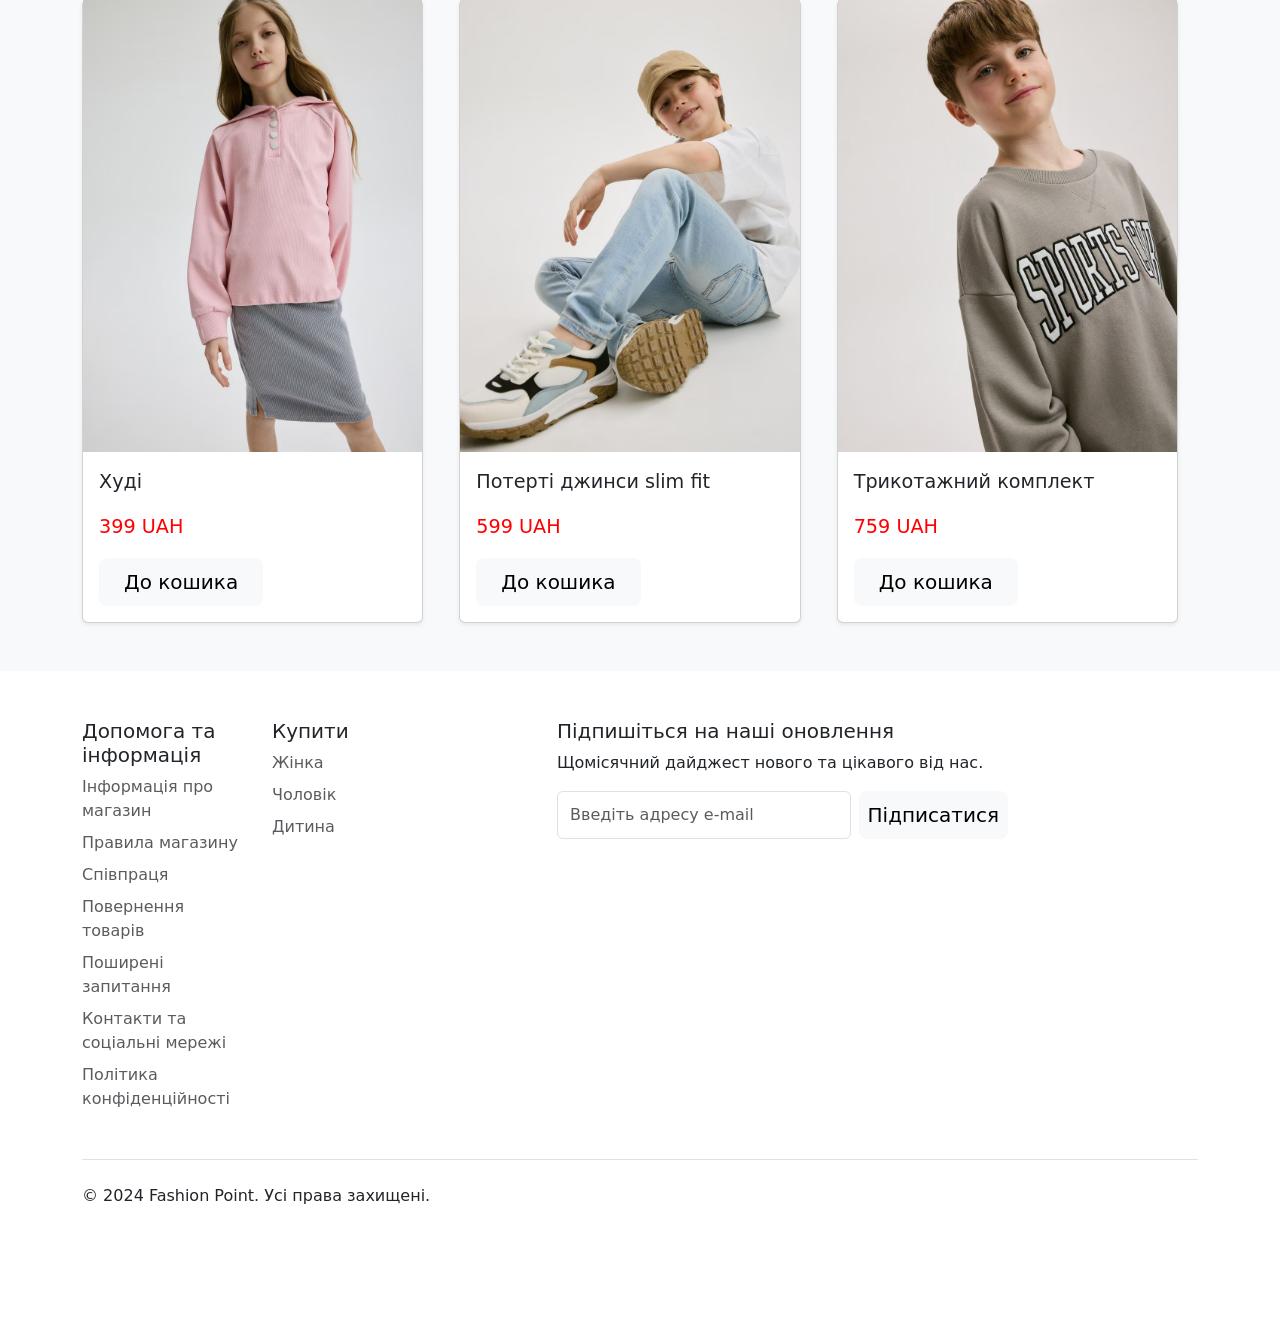
<file: sales.html>
<!DOCTYPE html>
<html lang="en">

<head>
  <meta charset="UTF-8">
  <meta name="viewport" content="width=device-width, initial-scale=1.0">
  <title>Fashion Point</title>
  <link rel="stylesheet" href="style.css">
  <link href="https://cdn.jsdelivr.net/npm/bootstrap@5.3.3/dist/css/bootstrap.min.css" rel="stylesheet" integrity="sha384-QWTKZyjpPEjISv5WaRU9OFeRpok6YctnYmDr5pNlyT2bRjXh0JMhjY6hW+ALEwIH" crossorigin="anonymous">
</head>

<body>
    <!-- Header -->
    <nav class="py-2 bg-body-tertiary border-bottom">
        <div class="container d-flex flex-wrap">
          <ul class="nav me-auto">
            <li class="nav-item"><a href="index.html" class="nav-link link-body-emphasis px-2 active" aria-current="page">Головна</a></li>
            <li class="nav-item"><a href="woman.html" class="nav-link link-body-emphasis px-2">Жінкам</a></li>
            <li class="nav-item"><a href="man.html" class="nav-link link-body-emphasis px-2">Чоловікам</a></li>
            <li id="nav-item"><a href="kids.html" class="nav-link link-body-emphasis px-2">Дітям</a></li>
            <li class="nav-item"><a href="novelties.html" class="nav-link link-body" style="color: orange;">Новинки</a></li>
            <li class="nav-item"><a href="sales.html" class="nav-link link-body" style="color: red;">Розпродаж</a></li>
          </ul>
          <ul class="nav">
            <li class="nav-item"><a href="acount.html" class="nav-link link-body-emphasis px-2">Акаунт</a></li>
            <li class="nav-item"><a href="basket.html" class="nav-link link-body-emphasis px-2">Кошик</a></li>
            <li class="nav-item"><a href="help.html" class="nav-link link-body-emphasis px-2">Довідка</a></li>
          </ul>
        </div>
    </nav>

    <!-- Banner-->
    

    <!-- Cards -->
    <section id="cards">
        <div class="container">
            <h1 class="mt-5">Розпродаж</h1>
            <p class="lead">Представляємо нашу нову колекцію одягу, де кожна річ поєднує в собі сучасний дизайн та бездоганну якість.</p>
        </div>
        <div class="album py-5 bg-body-tertiary">
            <div class="container">
        
              <div class="row row-cols-1 row-cols-sm-2 row-cols-md-3 g-3">

                <div class="col">
                  <div class="card shadow-sm">
                    <img src="./assets/images/52.png" alt="">
                    <div class="card-body">
                      <p class="card-text">Джинси прямого крою</p>
                      <p class="card-text" style="color: red;">999 UAH</p>
                      <div class="d-flex justify-content-between">
                        <div class="d-grid gap-2 d-md-flex">
                          <a href="basket.html" class="btn btn-lg btn-light px-4 add-to-cart">До кошика</a>
                        </div>
                      </div>
                    </div>
                  </div>
                </div>

                <div class="col">
                    <div class="card shadow-sm">
                      <img src="./assets/images/53.png" alt="">
                      <div class="card-body">
                        <p class="card-text">Укорочена куртка з кишенями</p>
                        <p class="card-text" style="color: red;">999 UAH</p>
                        <div class="d-flex justify-content-between">
                          <div class="d-grid gap-2 d-md-flex">
                            <a href="basket.html" class="btn btn-lg btn-light px-4 add-to-cart">До кошика</a>
                          </div>
                        </div>
                      </div>
                    </div>
                </div>

                <div class="col">
                    <div class="card shadow-sm">
                      <img src="./assets/images/54.png" alt="">
                      <div class="card-body">
                        <p class="card-text">Штани чіноси з поясом</p>
                        <p class="card-text" style="color: red;">549 UAH</p>
                        <div class="d-flex justify-content-between">
                          <div class="d-grid gap-2 d-md-flex">
                            <a href="basket.html" class="btn btn-lg btn-light px-4 add-to-cart">До кошика</a>
                          </div>
                        </div>
                      </div>
                    </div>
                </div>
        
                <div class="col">
                    <div class="card shadow-sm">
                      <img src="./assets/images/55.png" alt="">
                      <div class="card-body">
                        <p class="card-text">Куртка зі штучної шкіри</p>
                        <p class="card-text" style="color: red;">1 299 UAH</p>
                        <div class="d-flex justify-content-between">
                          <div class="d-grid gap-2 d-md-flex">
                            <a href="basket.html" class="btn btn-lg btn-light px-4 add-to-cart">До кошика</a>
                          </div>
                        </div>
                      </div>
                    </div>
                </div>

                <div class="col">
                    <div class="card shadow-sm">
                      <img src="./assets/images/56.png" alt="">
                      <div class="card-body">
                        <p class="card-text">Сорочка вільного крою</p>
                        <p class="card-text" style="color: red;">599 UAH</p>
                        <div class="d-flex justify-content-between">
                          <div class="d-grid gap-2 d-md-flex">
                            <a href="basket.html" class="btn btn-lg btn-light px-4 add-to-cart">До кошика</a>
                          </div>
                        </div>
                      </div>
                    </div>
                </div>
        
                <div class="col">
                    <div class="card shadow-sm">
                      <img src="./assets/images/57.png" alt="">
                      <div class="card-body">
                        <p class="card-text">Гладка куртка з капюшоном</p>
                        <p class="card-text" style="color: red;">999 UAH</p>
                        <div class="d-flex justify-content-between">
                          <div class="d-grid gap-2 d-md-flex">
                            <a href="basket.html" class="btn btn-lg btn-light px-4 add-to-cart">До кошика</a>
                          </div>
                        </div>
                      </div>
                    </div>
                </div>

                <div class="col">
                    <div class="card shadow-sm">
                      <img src="./assets/images/58.png" alt="">
                      <div class="card-body">
                        <p class="card-text">Худі</p>
                        <p class="card-text" style="color: red;">399 UAH</p>
                        <div class="d-flex justify-content-between">
                          <div class="d-grid gap-2 d-md-flex">
                            <a href="basket.html" class="btn btn-lg btn-light px-4 add-to-cart">До кошика</a>
                          </div>
                        </div>
                      </div>
                    </div>
                </div>

                <div class="col">
                    <div class="card shadow-sm">
                      <img src="./assets/images/60.png" alt="">
                      <div class="card-body">
                        <p class="card-text">Потерті джинси slim fit</p>
                        <p class="card-text" style="color: red;">599 UAH</p>
                        <div class="d-flex justify-content-between">
                          <div class="d-grid gap-2 d-md-flex">
                            <a href="basket.html" class="btn btn-lg btn-light px-4 add-to-cart">До кошика</a>
                          </div>
                        </div>
                      </div>
                    </div>
                </div>

                <div class="col">
                    <div class="card shadow-sm">
                      <img src="./assets/images/59.png" alt="">
                      <div class="card-body">
                        <p class="card-text">Трикотажний комплект</p>
                        <p class="card-text" style="color: red;">759 UAH</p>
                        <div class="d-flex justify-content-between">
                          <div class="d-grid gap-2 d-md-flex">
                            <a href="basket.html" class="btn btn-lg btn-light px-4 add-to-cart">До кошика</a>
                          </div>
                        </div>
                      </div>
                    </div>
                </div>

              </div>
            </div>
          </div>

    <!-- Footer -->
    <section>
        <div class="container">
            <footer class="py-5">
              <div class="row">
                <div class="col-6 col-md-2 mb-3">
                  <h5>Допомога та інформація</h5>
                  <ul class="nav flex-column">
                    <li class="nav-item mb-2"><a href="help.html" class="nav-link p-0 text-body-secondary">Інформація про магазин</a></li>
                    <li class="nav-item mb-2"><a href="help.html" class="nav-link p-0 text-body-secondary">Правила магазину</a></li>
                    <li class="nav-item mb-2"><a href="help.html" class="nav-link p-0 text-body-secondary">Співпраця</a></li>
                    <li class="nav-item mb-2"><a href="help.html" class="nav-link p-0 text-body-secondary">Повернення товарів</a></li>
                    <li class="nav-item mb-2"><a href="help.html" class="nav-link p-0 text-body-secondary">Поширені запитання</a></li>
                    <li class="nav-item mb-2"><a href="help.html" class="nav-link p-0 text-body-secondary">Контакти та соціальні мережі </a></li>
                    <li class="nav-item mb-2"><a href="help.html" class="nav-link p-0 text-body-secondary">Політика конфіденційності</a></li>
                  </ul>
                </div>
          
                
          
                <div class="col-6 col-md-2 mb-3">
                  <h5>Купити</h5>
                  <ul class="nav flex-column">
                    <li class="nav-item mb-2"><a href="woman.html" class="nav-link p-0 text-body-secondary">Жінка</a></li>
                    <li class="nav-item mb-2"><a href="man.html" class="nav-link p-0 text-body-secondary">Чоловік</a></li>
                    <li class="nav-item mb-2"><a href="kids.html" class="nav-link p-0 text-body-secondary">Дитина</a></li>
                  </ul>
                </div>
          
                <div class="col-md-5 offset-md-1 mb-3">
                  <form>
                    <h5>Підпишіться на наші оновлення</h5>
                    <p>Щомісячний дайджест нового та цікавого від нас.</p>
                    <div class="d-flex flex-column flex-sm-row w-100 gap-2">
                      <label for="newsletter1" class="visually-hidden">Введіть адресу e-mail</label>
                      <input id="newsletter1" type="text" class="form-control" placeholder="Введіть адресу e-mail">
                      <button class="btn btn-lg btn-light px-2" type="button">Підписатися</button>
                    </div>
                  </form>
                </div>
              </div>
          
              <div class="d-flex flex-column flex-sm-row justify-content-between py-4 my-4 border-top">
                <p>© 2024 Fashion Point. Усі права захищені.</p>
                <ul class="list-unstyled d-flex">
                  <li class="ms-3"><a class="link-body-emphasis" href="#"><svg class="bi" width="24" height="24"><use xlink:href="#twitter"></use></svg></a></li>
                  <li class="ms-3"><a class="link-body-emphasis" href="#"><svg class="bi" width="24" height="24"><use xlink:href="#instagram"></use></svg></a></li>
                  <li class="ms-3"><a class="link-body-emphasis" href="#"><svg class="bi" width="24" height="24"><use xlink:href="#facebook"></use></svg></a></li>
                </ul>
              </div>
            </footer>
          </div>
    </section>
    
    <script src="https://cdn.jsdelivr.net/npm/bootstrap@5.3.3/dist/js/bootstrap.bundle.min.js" integrity="sha384-YvpcrYf0tY3lHB60NNkmXc5s9fDVZLESaAA55NDzOxhy9GkcIdslK1eN7N6jIeHz" crossorigin="anonymous"></script>
    <script src="./cart.js"></script>
  </body>
</html>
</file>
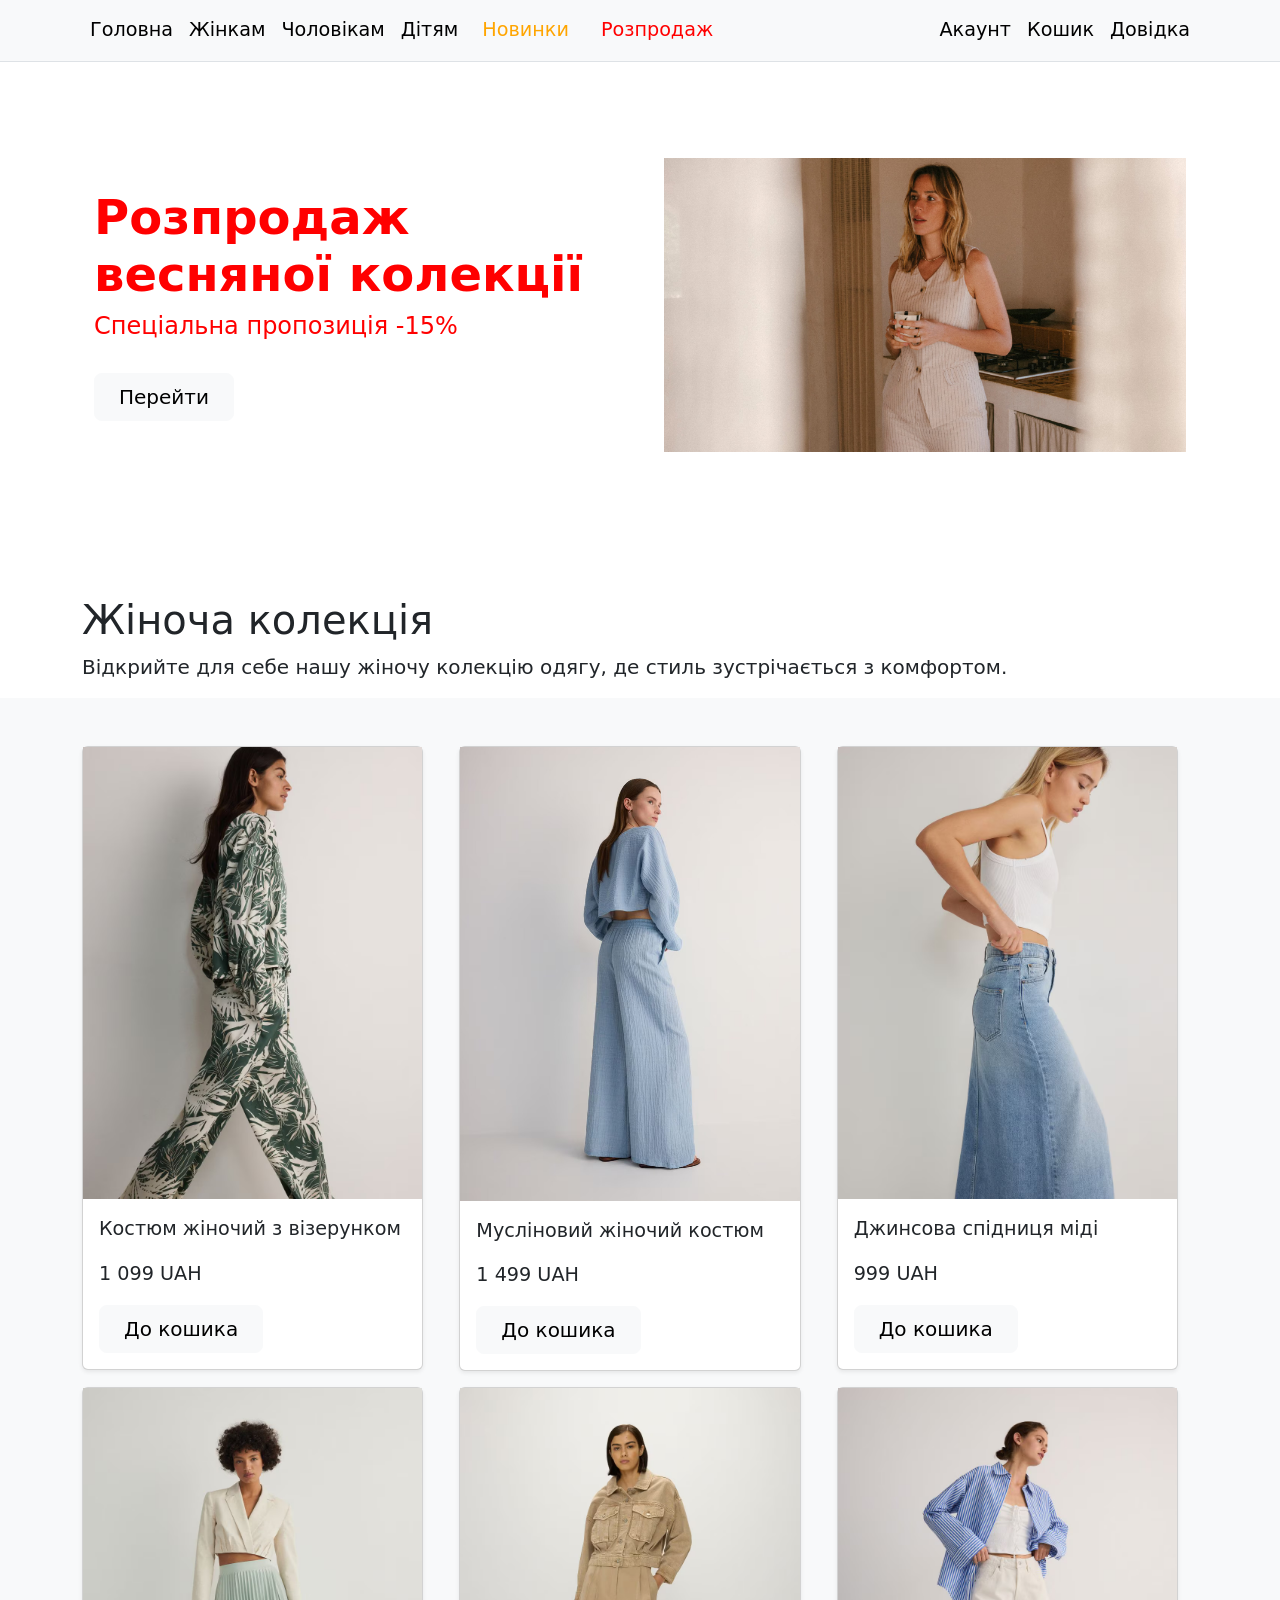
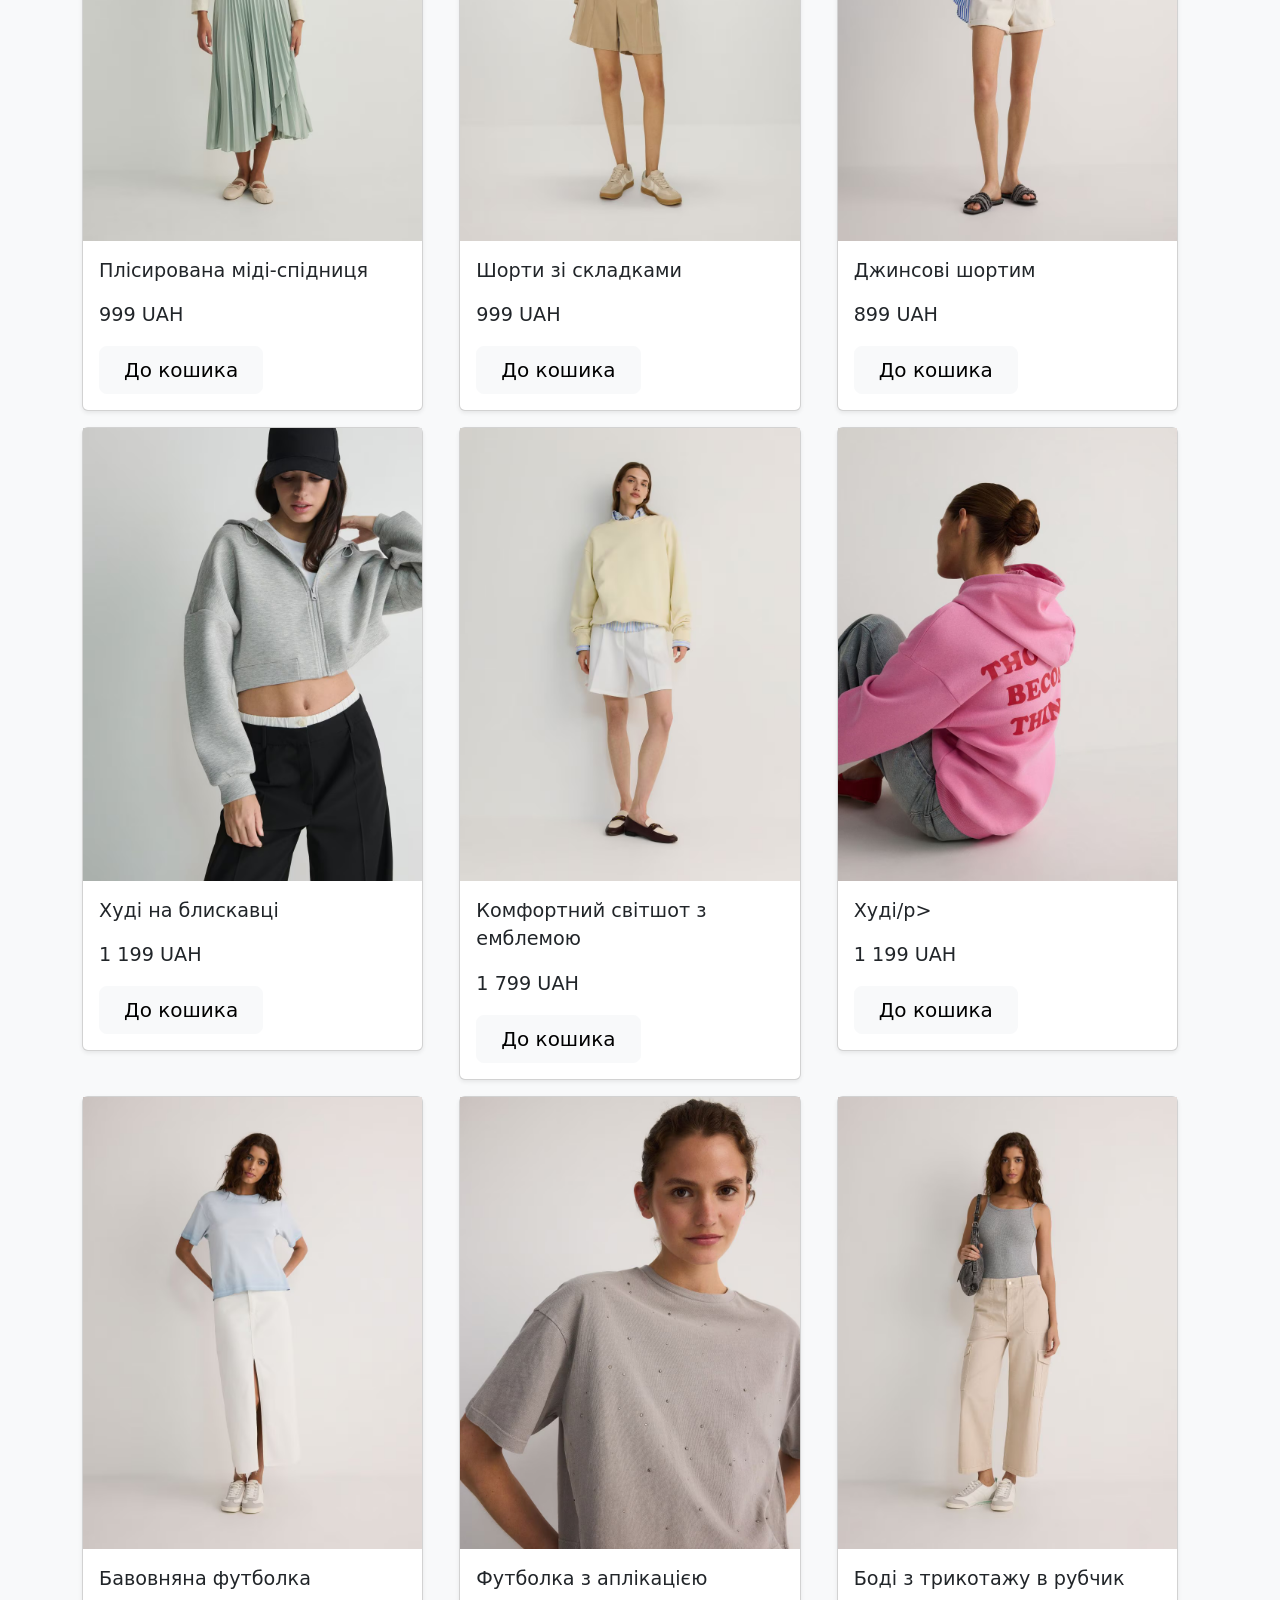
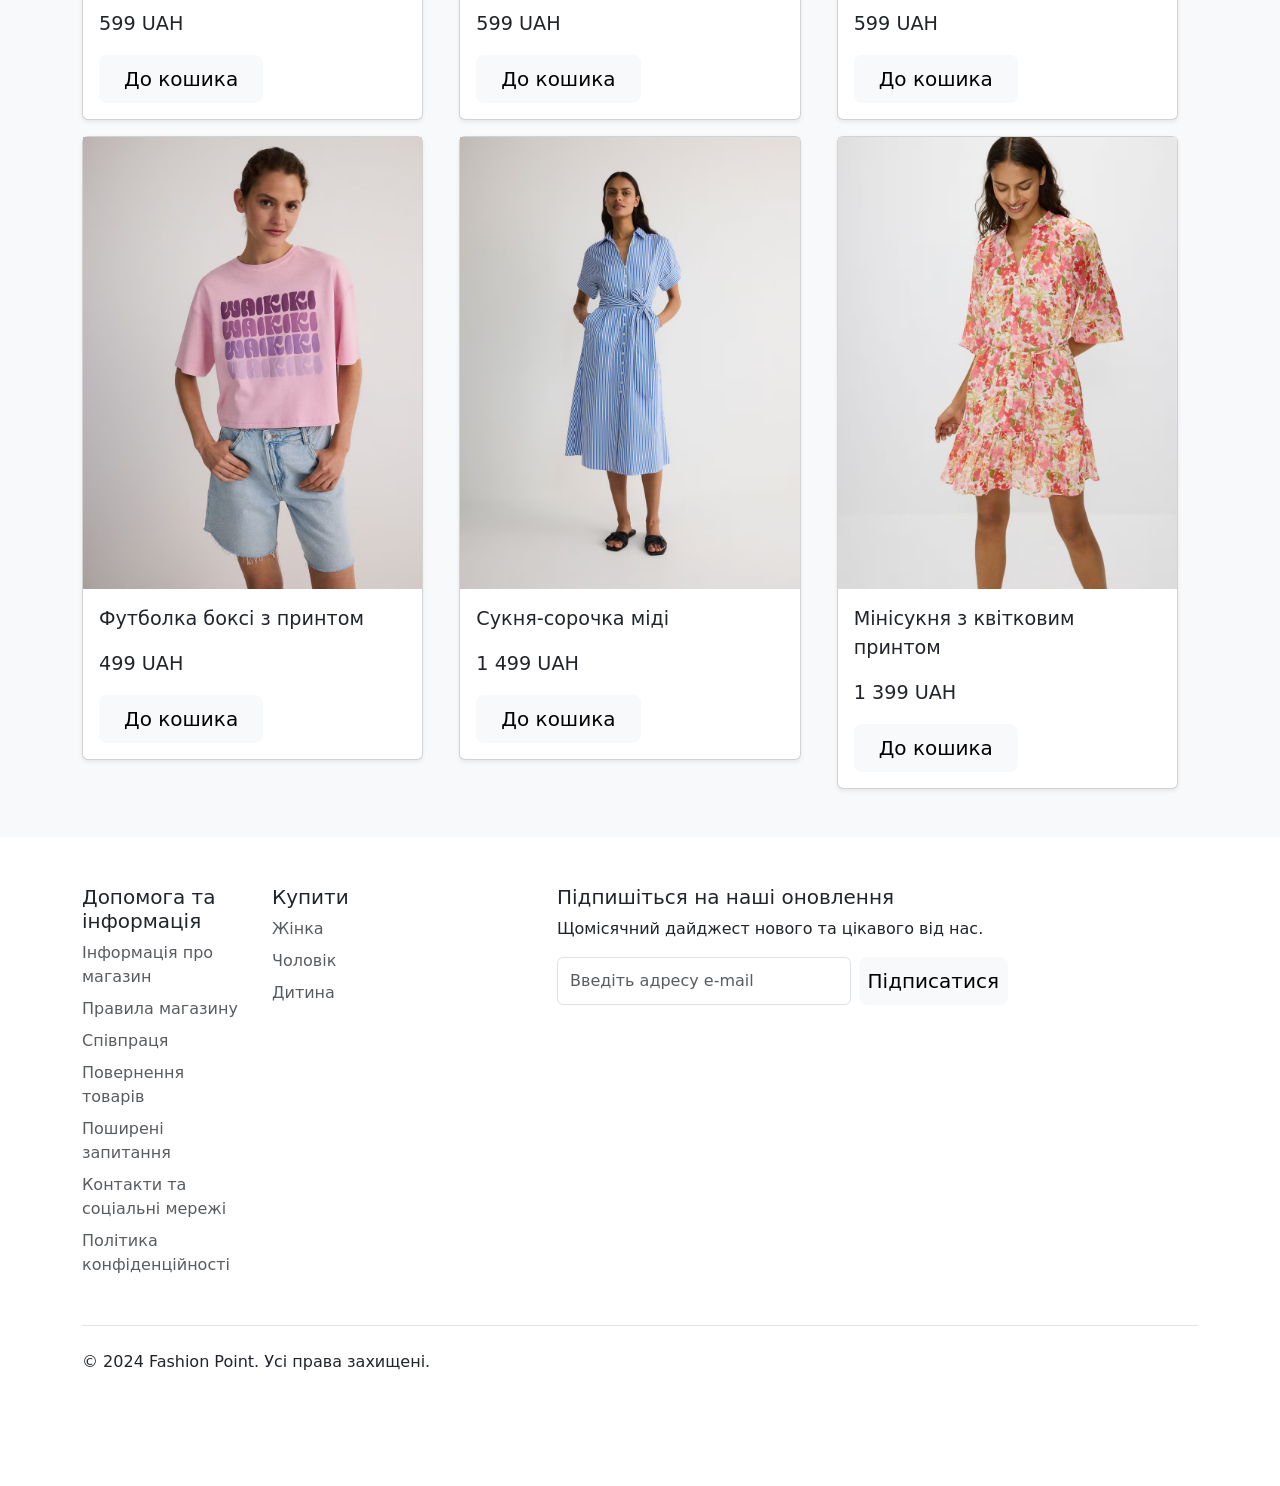
<file: woman.html>
<!DOCTYPE html>
<html lang="en">

<head>
  <meta charset="UTF-8">
  <meta name="viewport" content="width=device-width, initial-scale=1.0">
  <title>Fashion Point</title>
  <link rel="stylesheet" href="style.css">
  <link href="https://cdn.jsdelivr.net/npm/bootstrap@5.3.3/dist/css/bootstrap.min.css" rel="stylesheet" integrity="sha384-QWTKZyjpPEjISv5WaRU9OFeRpok6YctnYmDr5pNlyT2bRjXh0JMhjY6hW+ALEwIH" crossorigin="anonymous">
</head>

<body>
    <!-- Header -->
    <nav class="py-2 bg-body-tertiary border-bottom">
        <div class="container d-flex flex-wrap">
          <ul class="nav me-auto">
            <li class="nav-item"><a href="./index.html" class="nav-link link-body-emphasis px-2 active" aria-current="page">Головна</a></li>
            <li class="nav-item"><a href="./woman.html" class="nav-link link-body-emphasis px-2">Жінкам</a></li>
            <li class="nav-item"><a href="man.html" class="nav-link link-body-emphasis px-2">Чоловікам</a></li>
            <li id="nav-item"><a href="kids.html" class="nav-link link-body-emphasis px-2">Дітям</a></li>
            <li class="nav-item"><a href="novelties.html" class="nav-link link-body" style="color: orange;">Новинки</a></li>
            <li class="nav-item"><a href="sales.html" class="nav-link link-body" style="color: red;">Розпродаж</a></li>
          </ul>
          <ul class="nav">
            <li class="nav-item"><a href="acount.html" class="nav-link link-body-emphasis px-2">Акаунт</a></li>
            <li class="nav-item"><a href="basket.html" class="nav-link link-body-emphasis px-2">Кошик</a></li>
            <li class="nav-item"><a href="help.html" class="nav-link link-body-emphasis px-2">Довідка</a></li>
          </ul>
        </div>
    </nav>

    <!-- Banner-->
    <section id="banner1" class="background">
        <div class="container col-xxl-8 px-4 py-5">
            <div class="row flex-lg-row-reverse align-items-center g-5 py-5">
              <div class="col-10 col-sm-8 col-lg-6">
                <img src="./assets/images/61.png" class="d-block mx-lg-auto img-fluid" alt="Bootstrap Themes" loading="lazy">
              </div>
              <div class="col-lg-6">
                <h1 id="special-offer0" class="display-5 fw-bold">Розпродаж весняної колекції</h1>
                <h2 id="special-offer1" class="display-5">Спеціальна пропозиція -15%</h2>
                <div class="d-grid gap-2 d-md-flex justify-content-md-start">
                    <a href="sales.html" class="btn btn-lg btn-light px-4">Перейти</a>
                </div>
              </div>
            </div>
        </div>

    </section>


    <!-- Cards -->
    <section id="cards">
        <div class="container">
            <h1 class="mt-5">Жіноча колекція</h1>
            <p class="lead">Відкрийте для себе нашу жіночу колекцію одягу, де стиль зустрічається з комфортом. </p>
        </div>
        <div class="album py-5 bg-body-tertiary">
            <div class="container">
        
              <div class="row row-cols-1 row-cols-sm-2 row-cols-md-3 g-3">

                <div class="col">
                  <div class="card shadow-sm">
                    <img src="./assets/images/1.png" alt="">
                    <div class="card-body">
                      <p class="card-text">Костюм жіночий з візерунком</p>
                      <p class="card-text">1 099 UAH</p>
                      <div class="d-flex justify-content-between">
                        <div class="d-grid gap-2 d-md-flex">
                            <a href="#" class="btn btn-lg btn-light px-4 add-to-cart">До кошика</a>
                        </div>
                      </div>
                    </div>
                  </div>
                </div>

                <div class="col">
                    <div class="card shadow-sm">
                      <img src="./assets/images/2.png" alt="">
                      <div class="card-body">
                        <p class="card-text">Мусліновий жіночий костюм</p>
                        <p class="card-text">1 499 UAH</p>
                        <div class="d-flex justify-content-between">
                          <div class="d-grid gap-2 d-md-flex">
                              <a href="#" class="btn btn-lg btn-light px-4 add-to-cart">До кошика</a>
                          </div>
                        </div>
                      </div>
                    </div>
                </div>

                <div class="col">
                    <div class="card shadow-sm">
                      <img src="./assets/images/3.png" alt="">
                      <div class="card-body">
                        <p class="card-text">Джинсова спідниця міді</p>
                        <p class="card-text">999 UAH</p>
                        <div class="d-flex justify-content-between">
                          <div class="d-grid gap-2 d-md-flex">
                              <a href="#" class="btn btn-lg btn-light px-4 add-to-cart">До кошика</a>
                          </div>
                        </div>
                      </div>
                    </div>
                </div>
        
                <div class="col">
                    <div class="card shadow-sm">
                      <img src="./assets/images/4.png" alt="">
                      <div class="card-body">
                        <p class="card-text">Плісирована міді-спідниця</p>
                        <p class="card-text">999 UAH</p>
                        <div class="d-flex justify-content-between">
                          <div class="d-grid gap-2 d-md-flex">
                              <a href="#" class="btn btn-lg btn-light px-4 add-to-cart">До кошика</a>
                          </div>
                        </div>
                      </div>
                    </div>
                </div>

                <div class="col">
                    <div class="card shadow-sm">
                      <img src="./assets/images/5.png" alt="">
                      <div class="card-body">
                        <p class="card-text">Шорти зі складками</p>
                        <p class="card-text">999 UAH</p>
                        <div class="d-flex justify-content-between">
                          <div class="d-grid gap-2 d-md-flex">
                              <a href="#" class="btn btn-lg btn-light px-4 add-to-cart">До кошика</a>
                          </div>
                        </div>
                      </div>
                    </div>
                </div>
        
                <div class="col">
                    <div class="card shadow-sm">
                      <img src="./assets/images/6.png" alt="">
                      <div class="card-body">
                        <p class="card-text">Джинсові шортим</p>
                        <p class="card-text">899 UAH</p>
                        <div class="d-flex justify-content-between">
                          <div class="d-grid gap-2 d-md-flex">
                              <a href="#" class="btn btn-lg btn-light px-4 add-to-cart">До кошика</a>
                          </div>
                        </div>
                      </div>
                    </div>
                </div>

                <div class="col">
                    <div class="card shadow-sm">
                      <img src="./assets/images/7.png" alt="">
                      <div class="card-body">
                        <p class="card-text">Худі на блискавці</p>
                        <p class="card-text">1 199 UAH</p>
                        <div class="d-flex justify-content-between">
                          <div class="d-grid gap-2 d-md-flex">
                              <a href="#" class="btn btn-lg btn-light px-4 add-to-cart">До кошика</a>
                          </div>
                        </div>
                      </div>
                    </div>
                </div>

                <div class="col">
                    <div class="card shadow-sm">
                      <img src="./assets/images/8.png" alt="">
                      <div class="card-body">
                        <p class="card-text">Комфортний світшот з емблемою</p>
                        <p class="card-text">1 799 UAH</p>
                        <div class="d-flex justify-content-between">
                          <div class="d-grid gap-2 d-md-flex">
                              <a href="#" class="btn btn-lg btn-light px-4 add-to-cart">До кошика</a>
                          </div>
                        </div>
                      </div>
                    </div>
                </div>

                <div class="col">
                    <div class="card shadow-sm">
                      <img src="./assets/images/9.png" alt="">
                      <div class="card-body">
                        <p class="card-text">Худі/p>
                        <p class="card-text">1 199 UAH</p>
                        <div class="d-flex justify-content-between">
                          <div class="d-grid gap-2 d-md-flex">
                              <a href="#" class="btn btn-lg btn-light px-4 add-to-cart">До кошика</a>
                          </div>
                        </div>
                      </div>
                    </div>
                </div>

                <div class="col">
                    <div class="card shadow-sm">
                      <img src="./assets/images/10.png" alt="">
                      <div class="card-body">
                        <p class="card-text">Бавовняна футболка</p>
                        <p class="card-text">599 UAH</p>
                        <div class="d-flex justify-content-between">
                          <div class="d-grid gap-2 d-md-flex">
                              <a href="#" class="btn btn-lg btn-light px-4 add-to-cart">До кошика</a>
                          </div>
                        </div>
                      </div>
                    </div>
                </div>

                <div class="col">
                    <div class="card shadow-sm">
                      <img src="./assets/images/11.png" alt="">
                      <div class="card-body">
                        <p class="card-text">Футболка з аплікацією</p>
                        <p class="card-text">599 UAH</p>
                        <div class="d-flex justify-content-between">
                          <div class="d-grid gap-2 d-md-flex">
                            <a href="#" class="btn btn-lg btn-light px-4 add-to-cart">До кошика</a>
                          </div>
                        </div>
                      </div>
                    </div>
                </div>

                <div class="col">
                    <div class="card shadow-sm">
                      <img src="./assets/images/12.png" alt="">
                      <div class="card-body">
                        <p class="card-text">Боді з трикотажу в рубчик</p>
                        <p class="card-text">599 UAH</p>
                        <div class="d-flex justify-content-between">
                          <div class="d-grid gap-2 d-md-flex">
                            <a href="basket.html" class="btn btn-lg btn-light px-4 add-to-cart">До кошика</a>
                          </div>
                        </div>
                      </div>
                    </div>
                </div>

                <div class="col">
                    <div class="card shadow-sm">
                      <img src="./assets/images/13.png" alt="">
                      <div class="card-body">
                        <p class="card-text">Футболка боксі з принтом</p>
                        <p class="card-text">499 UAH</p>
                        <div class="d-flex justify-content-between">
                          <div class="d-grid gap-2 d-md-flex">
                            <a href="basket.html" class="btn btn-lg btn-light px-4 add-to-cart">До кошика</a>
                          </div>
                        </div>
                      </div>
                    </div>
                </div>

                <div class="col">
                    <div class="card shadow-sm">
                      <img src="./assets/images/14.png" alt="">
                      <div class="card-body">
                        <p class="card-text">Сукня-сорочка міді</p>
                        <p class="card-text">1 499 UAH</p>
                        <div class="d-flex justify-content-between">
                          <div class="d-grid gap-2 d-md-flex">
                            <a href="basket.html" class="btn btn-lg btn-light px-4 add-to-cart">До кошика</a>
                          </div>
                        </div>
                      </div>
                    </div>
                </div>

                <div class="col">
                    <div class="card shadow-sm">
                      <img src="./assets/images/15.png" alt="">
                      <div class="card-body">
                        <p class="card-text">Мінісукня з квітковим принтом</p>
                        <p class="card-text">1 399 UAH</p>
                        <div class="d-flex justify-content-between">
                          <div class="d-grid gap-2 d-md-flex">
                            <a href="basket.html" class="btn btn-lg btn-light px-4 add-to-cart">До кошика</a>
                          </div>
                        </div>
                      </div>
                    </div>
                </div>

              </div>
            </div>
          </div>

    <!-- Footer -->
    <section>
        <div class="container">
            <footer class="py-5">
              <div class="row">
                <div class="col-6 col-md-2 mb-3">
                  <h5>Допомога та інформація</h5>
                  <ul class="nav flex-column">
                    <li class="nav-item mb-2"><a href="help.html" class="nav-link p-0 text-body-secondary">Інформація про магазин</a></li>
                    <li class="nav-item mb-2"><a href="help.html" class="nav-link p-0 text-body-secondary">Правила магазину</a></li>
                    <li class="nav-item mb-2"><a href="help.html" class="nav-link p-0 text-body-secondary">Співпраця</a></li>
                    <li class="nav-item mb-2"><a href="help.html" class="nav-link p-0 text-body-secondary">Повернення товарів</a></li>
                    <li class="nav-item mb-2"><a href="help.html" class="nav-link p-0 text-body-secondary">Поширені запитання</a></li>
                    <li class="nav-item mb-2"><a href="help.html" class="nav-link p-0 text-body-secondary">Контакти та соціальні мережі </a></li>
                    <li class="nav-item mb-2"><a href="help.html" class="nav-link p-0 text-body-secondary">Політика конфіденційності</a></li>
                  </ul>
                </div>
          
              
                <div class="col-6 col-md-2 mb-3">
                  <h5>Купити</h5>
                  <ul class="nav flex-column">
                    <li class="nav-item mb-2"><a href="woman.html" class="nav-link p-0 text-body-secondary">Жінка</a></li>
                    <li class="nav-item mb-2"><a href="man.html" class="nav-link p-0 text-body-secondary">Чоловік</a></li>
                    <li class="nav-item mb-2"><a href="kids.html" class="nav-link p-0 text-body-secondary">Дитина</a></li>
                  </ul>
                </div>
          
                <div class="col-md-5 offset-md-1 mb-3">
                  <form>
                    <h5>Підпишіться на наші оновлення</h5>
                    <p>Щомісячний дайджест нового та цікавого від нас.</p>
                    <div class="d-flex flex-column flex-sm-row w-100 gap-2">
                      <label for="newsletter1" class="visually-hidden">Введіть адресу e-mail</label>
                      <input id="newsletter1" type="text" class="form-control" placeholder="Введіть адресу e-mail">
                      <button class="btn btn-lg btn-light px-2" type="button">Підписатися</button>
                    </div>
                  </form>
                </div>
              </div>
          
              <div class="d-flex flex-column flex-sm-row justify-content-between py-4 my-4 border-top">
                <p>© 2024 Fashion Point. Усі права захищені.</p>
                <ul class="list-unstyled d-flex">
                  <li class="ms-3"><a class="link-body-emphasis" href="#"><svg class="bi" width="24" height="24"><use xlink:href="#twitter"></use></svg></a></li>
                  <li class="ms-3"><a class="link-body-emphasis" href="#"><svg class="bi" width="24" height="24"><use xlink:href="#instagram"></use></svg></a></li>
                  <li class="ms-3"><a class="link-body-emphasis" href="#"><svg class="bi" width="24" height="24"><use xlink:href="#facebook"></use></svg></a></li>
                </ul>
              </div>
            </footer>
          </div>
    </section>
    

    <script src="https://cdn.jsdelivr.net/npm/bootstrap@5.3.3/dist/js/bootstrap.bundle.min.js" integrity="sha384-YvpcrYf0tY3lHB60NNkmXc5s9fDVZLESaAA55NDzOxhy9GkcIdslK1eN7N6jIeHz" crossorigin="anonymous"></script>
    <script src="./cart.js"></script>
  </body>
</html>
</file>
<file: style.css>
.py-2 {
    font-size: 1.2rem;
}
 
#special-offer0 {
    color: red; 
}
#special-offer1
{
    font-size: 1.5rem;
    font-weight:400;
    color: red; 
    padding-bottom: 24px;
}
#special-offer2 {
    text-align: end;
}
#special-offer3
{
    text-align: end;
    font-size: 1.5rem;
    padding-bottom: 24px;
}

#special-offer-button {
    display: flex;
    justify-content: end;
    align-content: end;
    font-size: 1.5rem;
}

.feature {
    display: flex;
    flex-direction: column;
    justify-content: center;
    align-items: center;
 }

p {
    display: flex;
    text-align: center;
}
.card {
    margin-right: 20px;
}
.card-text {
    font-size: 1.2rem;
    text-align: start;
}

.text-field__TextWrapper-sc-1vll61a-3 {
    margin-bottom: 20px;
}

.text-field__TextWrapper-sc-1vll61a-3 input[type="email"],
.text-field__TextWrapper-sc-1vll61a-3 input[type="password"] {
    width: 100%;
    padding: 10px;
    border: 1px solid #ccc;
    border-radius: 5px;
    box-sizing: border-box;
}

.primary__PrimaryButtonComponent-sc-1pct4vx-0 {
    background-color: #007bff;
    color: #fff;
    border: none;
    border-radius: 5px;
    padding: 10px 20px;
    cursor: pointer;
    transition: background-color 0.3s ease;
}

.primary__PrimaryButtonComponent-sc-1pct4vx-0:hover {
    background-color: #0056b3;
}

.sc-dUrmIn {
    text-align: center; /* Додайте це для центрування кнопки */
}

#checkout-button {
    background-color: black;
    border-color: black;
    border-radius: 5px;
    padding: 10px 10px;
    margin-bottom: 100px;
}
</file>
